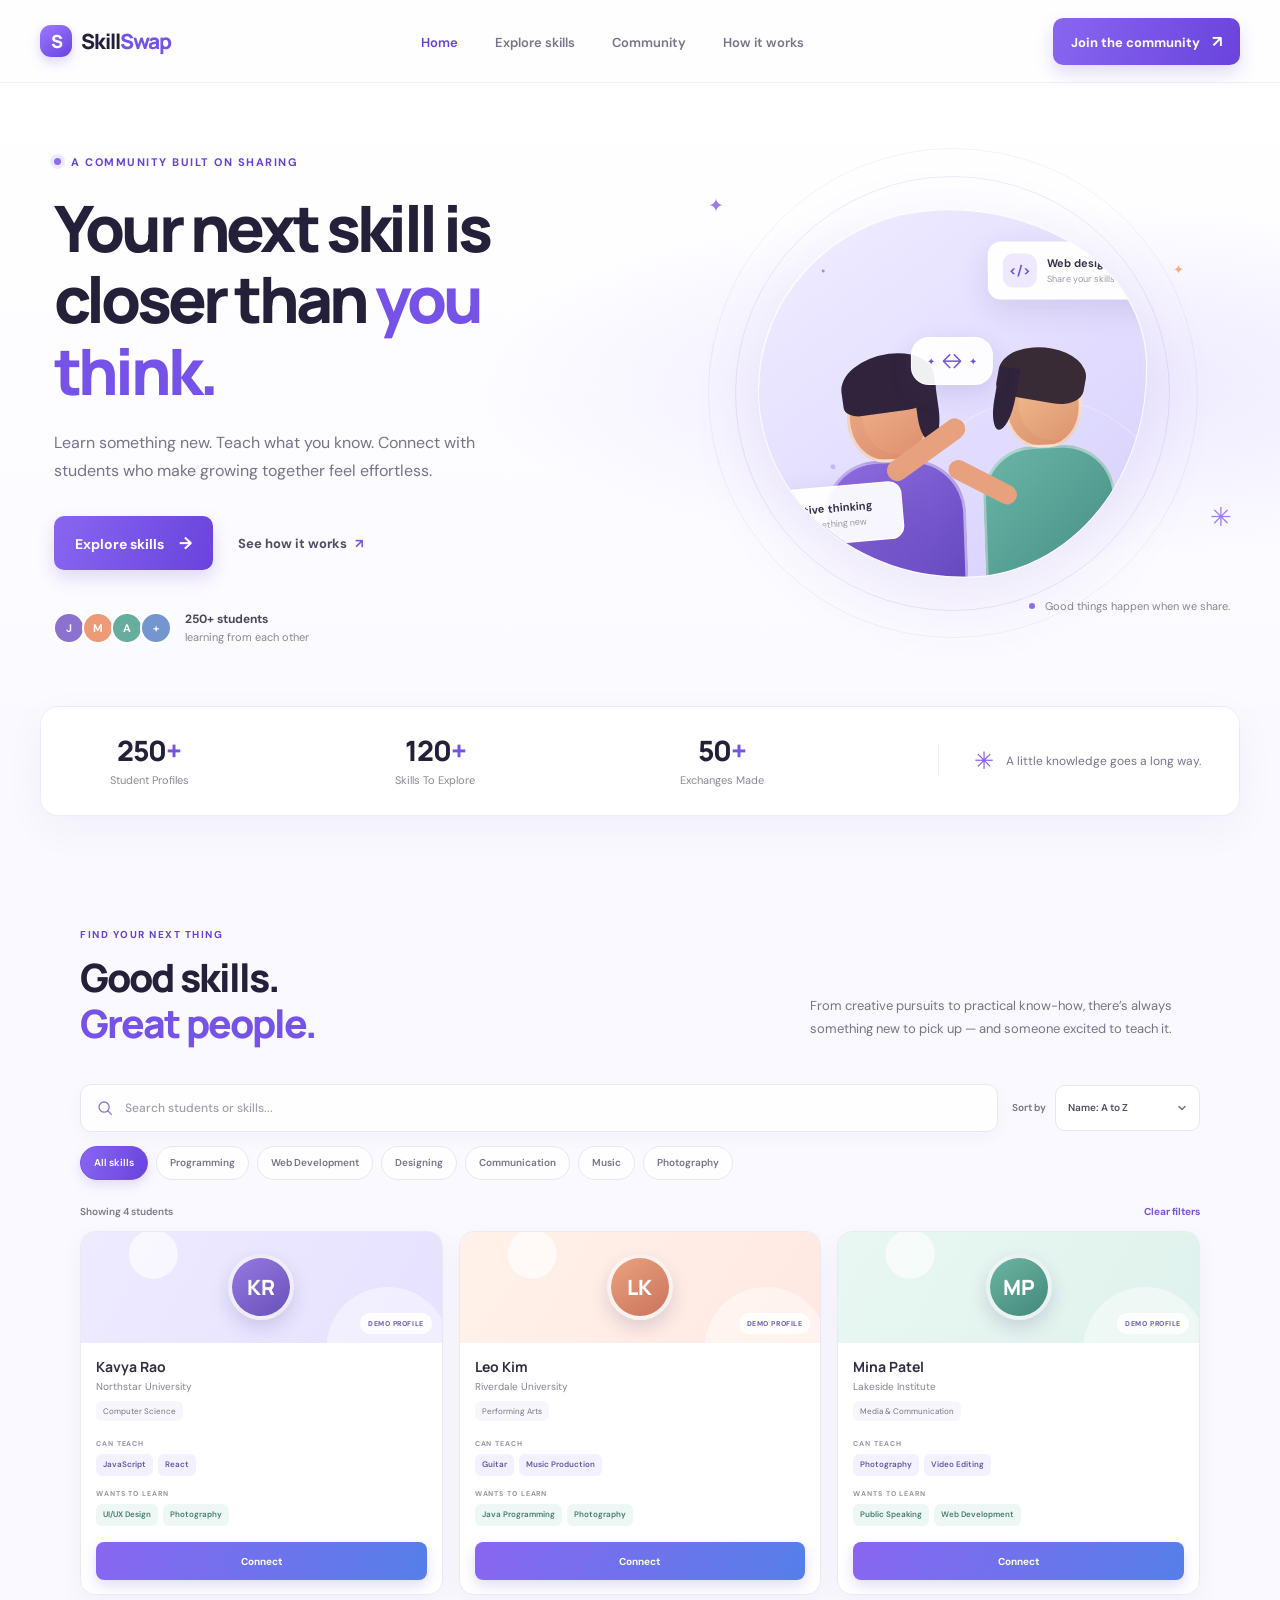
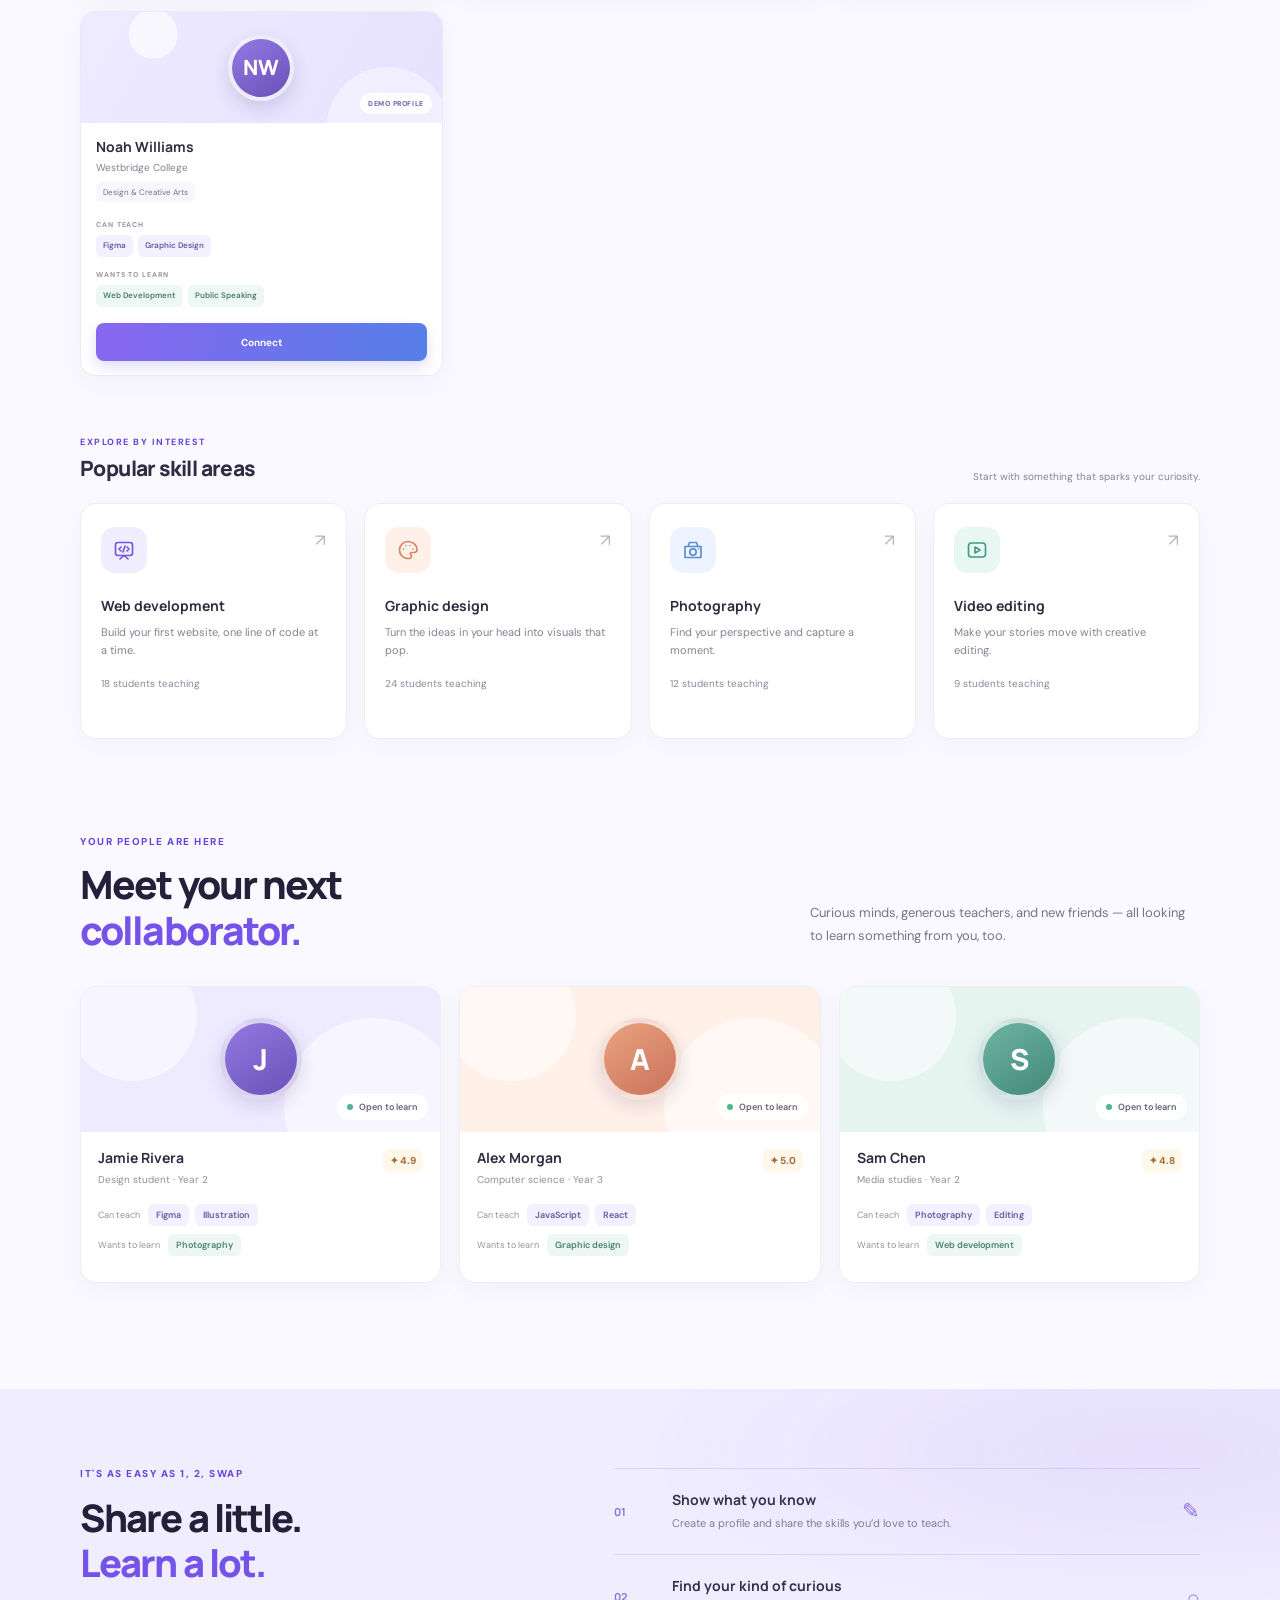
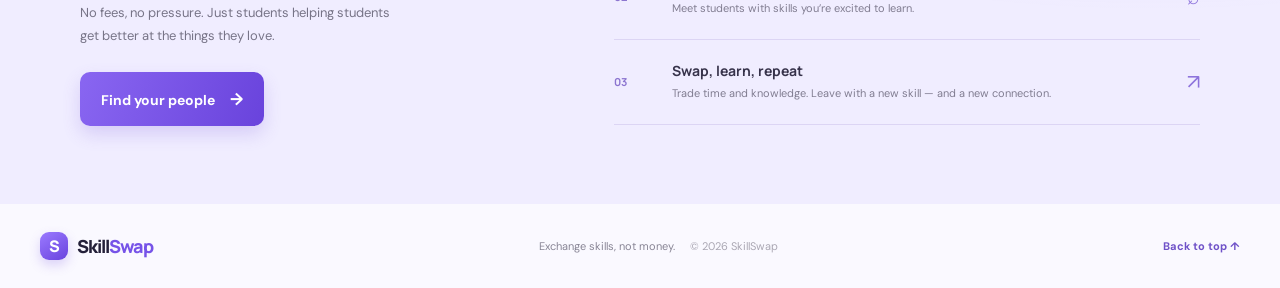
<file: index.html>
<!DOCTYPE html>
<html lang="en">
<head>
    <meta charset="UTF-8">
    <meta name="viewport" content="width=device-width, initial-scale=1.0">
    <meta name="theme-color" content="#faf9ff">
    <meta name="description" content="Learn something new and share what you know with SkillSwap, the student-powered skill exchange community.">
    <title>SkillSwap — Trade skills, grow together</title>
    <link rel="preconnect" href="https://fonts.googleapis.com">
    <link rel="preconnect" href="https://fonts.gstatic.com" crossorigin>
    <link href="https://fonts.googleapis.com/css2?family=DM+Sans:wght@400;500;600;700&family=Manrope:wght@400;500;600;700;800&display=swap" rel="stylesheet">
    <link rel="stylesheet" href="style.css">
</head>
<body>
    <header class="site-header">
        <nav class="navbar" aria-label="Main navigation">
            <a class="logo" href="#home" aria-label="SkillSwap home">
                <span class="logo-mark" aria-hidden="true">S</span>
                Skill<span>Swap</span>
            </a>
            <ul class="nav-links">
                <li><a class="active" href="#home">Home</a></li>
                <li><a href="#skills">Explore skills</a></li>
                <li><a href="#students">Community</a></li>
                <li><a href="#about">How it works</a></li>
            </ul>
            <a class="nav-btn" href="register.html">Join the community <span aria-hidden="true">↗</span></a>
        </nav>
    </header>

    <main>
        <section class="hero" id="home">
            <div class="hero-inner">
                <div class="hero-content">
                    <div class="eyebrow"><span class="eyebrow-dot"></span> A community built on sharing</div>
                    <h1>Your next skill is<br>closer than <span>you think.</span></h1>
                    <p class="hero-copy">Learn something new. Teach what you know. Connect with students who make growing together feel effortless.</p>
                    <div class="hero-actions">
                        <button class="primary-btn" onclick="exploreSkills()">Explore skills <span aria-hidden="true">→</span></button>
                        <a class="text-link" href="#about">See how it works <span aria-hidden="true">↗</span></a>
                    </div>
                    <div class="hero-proof">
                        <div class="proof-avatars" aria-hidden="true">
                            <span class="proof-avatar avatar-lilac">J</span>
                            <span class="proof-avatar avatar-peach">M</span>
                            <span class="proof-avatar avatar-mint">A</span>
                            <span class="proof-avatar avatar-blue">+</span>
                        </div>
                        <p><strong>250+ students</strong><br>learning from each other</p>
                    </div>
                </div>

                <div class="hero-art" aria-label="Illustration of students sharing their skills">
                    <div class="art-orbit orbit-one"></div>
                    <div class="art-orbit orbit-two"></div>
                    <div class="art-sparkle sparkle-one">✦</div>
                    <div class="art-sparkle sparkle-two">✳</div>
                    <div class="art-sparkle sparkle-three">✦</div>
                    <div class="art-disc">
                        <div class="art-person person-left">
                            <div class="person-head"></div>
                            <div class="person-hair"></div>
                            <div class="person-body"></div>
                            <div class="person-arm"></div>
                        </div>
                        <div class="art-person person-right">
                            <div class="person-head"></div>
                            <div class="person-hair"></div>
                            <div class="person-body"></div>
                            <div class="person-arm"></div>
                        </div>
                        <div class="exchange-bubble"><span>✦</span><span>↔</span><span>✦</span></div>
                        <div class="floating-note note-top"><span class="note-icon note-code">&lt;/&gt;</span><span><b>Web design</b><small>Share your skills</small></span></div>
                        <div class="floating-note note-bottom"><span class="note-icon note-art">✎</span><span><b>Creative thinking</b><small>Learn something new</small></span></div>
                    </div>
                    <div class="art-caption"><span class="caption-dot"></span> Good things happen when we share.</div>
                </div>
            </div>
        </section>

        <section class="stats" aria-label="SkillSwap community stats">
            <div class="stat-item"><h2>250<span>+</span></h2><p>student profiles</p></div>
            <div class="stat-item"><h2>120<span>+</span></h2><p>skills to explore</p></div>
            <div class="stat-item"><h2>50<span>+</span></h2><p>exchanges made</p></div>
            <div class="stat-note"><span class="stat-note-icon">✳</span><p>A little knowledge goes a long way.</p></div>
        </section>

        <section class="skills section-wrap" id="skills">
            <div class="section-heading">
                <div>
                    <span class="section-kicker">Find your next thing</span>
                    <h2>Good skills.<br><span>Great people.</span></h2>
                </div>
                <p>From creative pursuits to practical know-how, there’s always something new to pick up — and someone excited to teach it.</p>
            </div>

            <div class="explore-toolbar">
                <label class="explore-search" for="explore-search">
                    <svg viewBox="0 0 24 24" fill="none" aria-hidden="true"><circle cx="10.8" cy="10.8" r="6.8"></circle><path d="m16 16 4.5 4.5"></path></svg>
                    <input id="explore-search" type="search" placeholder="Search students or skills..." autocomplete="off">
                </label>
                <label class="explore-sort-label" for="explore-sort">Sort by
                    <select id="explore-sort">
                        <option value="name-asc">Name: A to Z</option>
                        <option value="name-desc">Name: Z to A</option>
                        <option value="skill-asc">Skill: A to Z</option>
                        <option value="skill-desc">Skill: Z to A</option>
                    </select>
                </label>
            </div>
            <div class="explore-categories" role="group" aria-label="Filter students by skill category">
                <button class="category-filter active" type="button" data-skill-category="all" aria-pressed="true">All skills</button>
                <button class="category-filter" type="button" data-skill-category="Programming" aria-pressed="false">Programming</button>
                <button class="category-filter" type="button" data-skill-category="Web Development" aria-pressed="false">Web Development</button>
                <button class="category-filter" type="button" data-skill-category="Designing" aria-pressed="false">Designing</button>
                <button class="category-filter" type="button" data-skill-category="Communication" aria-pressed="false">Communication</button>
                <button class="category-filter" type="button" data-skill-category="Music" aria-pressed="false">Music</button>
                <button class="category-filter" type="button" data-skill-category="Photography" aria-pressed="false">Photography</button>
            </div>
            <div class="explore-results-heading">
                <p id="explore-result-count" aria-live="polite"></p>
                <button class="explore-clear" id="explore-clear" type="button">Clear filters</button>
            </div>
            <div class="explore-student-grid" id="explore-students" aria-live="polite"></div>
            <div class="explore-empty" id="explore-empty" hidden>
                <span class="explore-empty-icon" aria-hidden="true">⌕</span>
                <div><h3>No students found just yet</h3><p id="explore-empty-copy">Try another search or choose a different category.</p></div>
                <button type="button" class="explore-empty-reset" id="explore-empty-reset">Clear search and filters</button>
            </div>
            <div class="explore-status" id="explore-status" role="status" aria-live="polite" hidden></div>

            <div class="popular-skills-heading">
                <div><span class="section-kicker">Explore by interest</span><h3>Popular skill areas</h3></div>
                <p>Start with something that sparks your curiosity.</p>
            </div>
            <div class="skill-container">
                <article class="skill-card skill-purple">
                    <div class="skill-icon" aria-hidden="true">
                        <svg viewBox="0 0 24 24" fill="none"><rect x="3.5" y="4.5" width="17" height="13" rx="2.5"></rect><path d="m8 21 4-3.5 4 3.5M9 9l-2 2 2 2m6-4 2 2-2 2m-2-5-2 6"></path></svg>
                    </div>
                    <span class="card-arrow" aria-hidden="true">↗</span>
                    <h3>Web development</h3>
                    <p>Build your first website, one line of code at a time.</p>
                    <span class="skill-count">18 students teaching</span>
                </article>
                <article class="skill-card skill-peach">
                    <div class="skill-icon" aria-hidden="true">
                        <svg viewBox="0 0 24 24" fill="none"><path d="M12 3.5a8.5 8.5 0 1 0 0 17h1.2a2.3 2.3 0 0 0 1.5-4c-.8-.7-.3-2 1-2H18a3 3 0 0 0 3-3c0-4.4-4-8-9-8Z"></path><path d="M7.5 11h.01M10 7.5h.01m4 0h.01m3 3.5h.01"></path></svg>
                    </div>
                    <span class="card-arrow" aria-hidden="true">↗</span>
                    <h3>Graphic design</h3>
                    <p>Turn the ideas in your head into visuals that pop.</p>
                    <span class="skill-count">24 students teaching</span>
                </article>
                <article class="skill-card skill-blue">
                    <div class="skill-icon" aria-hidden="true">
                        <svg viewBox="0 0 24 24" fill="none"><path d="M4 8.5h16v11H4zM7 8.5l1.5-4h7L17 8.5"></path><circle cx="12" cy="14" r="3.2"></circle><path d="M17.5 11h.01"></path></svg>
                    </div>
                    <span class="card-arrow" aria-hidden="true">↗</span>
                    <h3>Photography</h3>
                    <p>Find your perspective and capture a moment.</p>
                    <span class="skill-count">12 students teaching</span>
                </article>
                <article class="skill-card skill-mint">
                    <div class="skill-icon" aria-hidden="true">
                        <svg viewBox="0 0 24 24" fill="none"><rect x="3.5" y="5" width="17" height="14" rx="3"></rect><path d="m10 9 5 3-5 3V9Z"></path></svg>
                    </div>
                    <span class="card-arrow" aria-hidden="true">↗</span>
                    <h3>Video editing</h3>
                    <p>Make your stories move with creative editing.</p>
                    <span class="skill-count">9 students teaching</span>
                </article>
            </div>
        </section>

        <section class="students section-wrap" id="students">
            <div class="section-heading students-heading">
                <div>
                    <span class="section-kicker">Your people are here</span>
                    <h2>Meet your next<br><span>collaborator.</span></h2>
                </div>
                <p>Curious minds, generous teachers, and new friends — all looking to learn something from you, too.</p>
            </div>
            <div class="student-grid">
                <article class="student-card">
                    <div class="student-card-top profile-lilac">
                        <span class="profile-shape shape-one"></span><span class="profile-shape shape-two"></span>
                        <div class="student-avatar student-jamie">J</div>
                        <span class="online-status"><i></i> Open to learn</span>
                    </div>
                    <div class="student-info">
                        <div class="student-name"><div><h3>Jamie Rivera</h3><span class="student-location">Design student · Year 2</span></div><span class="profile-rating">✦ 4.9</span></div>
                        <div class="skill-tags"><span>Can teach</span><b>Figma</b><b>Illustration</b></div>
                        <div class="skill-tags learning-tags"><span>Wants to learn</span><b>Photography</b></div>
                    </div>
                </article>
                <article class="student-card">
                    <div class="student-card-top profile-peach">
                        <span class="profile-shape shape-one"></span><span class="profile-shape shape-two"></span>
                        <div class="student-avatar student-alex">A</div>
                        <span class="online-status"><i></i> Open to learn</span>
                    </div>
                    <div class="student-info">
                        <div class="student-name"><div><h3>Alex Morgan</h3><span class="student-location">Computer science · Year 3</span></div><span class="profile-rating">✦ 5.0</span></div>
                        <div class="skill-tags"><span>Can teach</span><b>JavaScript</b><b>React</b></div>
                        <div class="skill-tags learning-tags"><span>Wants to learn</span><b>Graphic design</b></div>
                    </div>
                </article>
                <article class="student-card">
                    <div class="student-card-top profile-mint">
                        <span class="profile-shape shape-one"></span><span class="profile-shape shape-two"></span>
                        <div class="student-avatar student-sam">S</div>
                        <span class="online-status"><i></i> Open to learn</span>
                    </div>
                    <div class="student-info">
                        <div class="student-name"><div><h3>Sam Chen</h3><span class="student-location">Media studies · Year 2</span></div><span class="profile-rating">✦ 4.8</span></div>
                        <div class="skill-tags"><span>Can teach</span><b>Photography</b><b>Editing</b></div>
                        <div class="skill-tags learning-tags"><span>Wants to learn</span><b>Web development</b></div>
                    </div>
                </article>
            </div>
        </section>

        <section class="about" id="about">
            <div class="about-inner">
                <div class="about-intro">
                    <span class="section-kicker">It's as easy as 1, 2, swap</span>
                    <h2>Share a little.<br><span>Learn a lot.</span></h2>
                    <p>No fees, no pressure. Just students helping students get better at the things they love.</p>
                    <button class="primary-btn" onclick="joinNow()">Find your people <span aria-hidden="true">→</span></button>
                </div>
                <div class="steps">
                    <article class="step"><span class="step-number">01</span><div><h3>Show what you know</h3><p>Create a profile and share the skills you’d love to teach.</p></div><span class="step-symbol">✎</span></article>
                    <article class="step"><span class="step-number">02</span><div><h3>Find your kind of curious</h3><p>Meet students with skills you’re excited to learn.</p></div><span class="step-symbol">⌕</span></article>
                    <article class="step"><span class="step-number">03</span><div><h3>Swap, learn, repeat</h3><p>Trade time and knowledge. Leave with a new skill — and a new connection.</p></div><span class="step-symbol">↗</span></article>
                </div>
            </div>
        </section>
    </main>

    <footer class="site-footer">
        <a class="logo footer-logo" href="#home"><span class="logo-mark" aria-hidden="true">S</span>Skill<span>Swap</span></a>
        <p>Exchange skills, not money. <span>© 2026 SkillSwap</span></p>
        <a class="back-to-top" href="#home">Back to top ↑</a>
    </footer>

    <script src="script.js"></script>
</body>
</html>
</file>
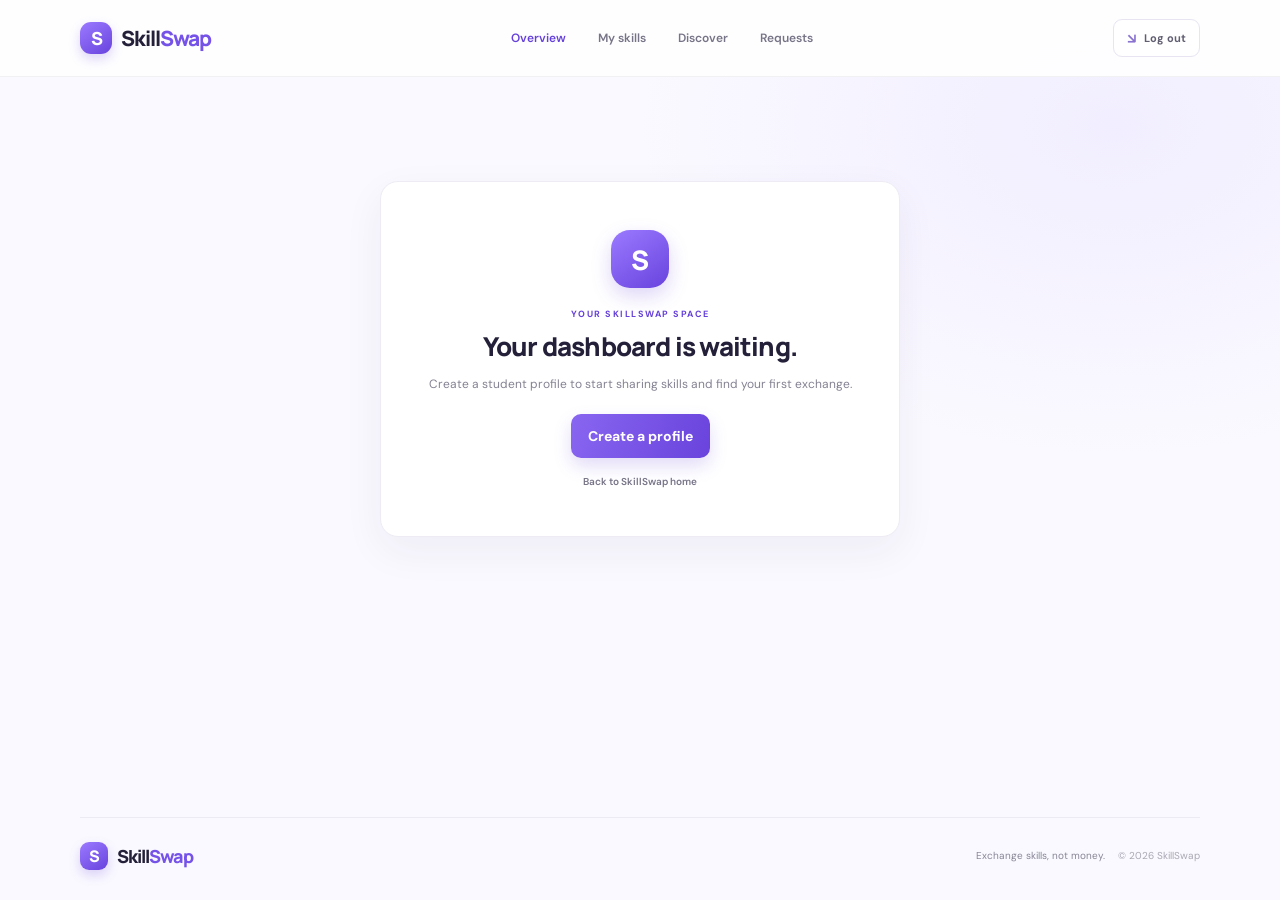
<file: dashboard.html>
<!DOCTYPE html>
<html lang="en">
<head>
    <meta charset="UTF-8">
    <meta name="viewport" content="width=device-width, initial-scale=1.0">
    <meta name="theme-color" content="#faf9ff">
    <meta name="description" content="Your SkillSwap student dashboard: manage your skills and find your next exchange.">
    <title>Your dashboard — SkillSwap</title>
    <link rel="preconnect" href="https://fonts.googleapis.com">
    <link rel="preconnect" href="https://fonts.gstatic.com" crossorigin>
    <link href="https://fonts.googleapis.com/css2?family=DM+Sans:wght@400;500;600;700&family=Manrope:wght@400;500;600;700;800&display=swap" rel="stylesheet">
    <link rel="stylesheet" href="style.css">
</head>
<body class="dashboard-page">
    <header class="site-header">
        <nav class="navbar dashboard-navbar" aria-label="Dashboard navigation">
            <a class="logo" href="index.html" aria-label="SkillSwap home">
                <span class="logo-mark" aria-hidden="true">S</span>
                Skill<span>Swap</span>
            </a>
            <div class="dashboard-nav-links">
                <a class="active" href="#overview">Overview</a>
                <a href="#my-skills">My skills</a>
                <a href="#discover">Discover</a>
                <a href="requests.html">Requests</a>
            </div>
            <button class="dashboard-logout" id="logout-button" type="button"><span aria-hidden="true">↗</span> Log out</button>
        </nav>
    </header>

    <main class="dashboard-shell">
        <div class="dashboard-alert" id="dashboard-alert" role="alert" hidden></div>

        <section class="dashboard-empty" id="dashboard-empty" aria-live="polite" hidden>
            <div class="empty-mark" aria-hidden="true">S</div>
            <span class="section-kicker">Your SkillSwap space</span>
            <h1 id="empty-title">Your dashboard is waiting.</h1>
            <p id="empty-copy">Create a student profile to start sharing skills and find your first exchange.</p>
            <a class="primary-btn" id="empty-action" href="register.html">Create a profile <span aria-hidden="true">→</span></a>
            <a class="empty-home-link" href="index.html">Back to SkillSwap home</a>
        </section>

        <div id="dashboard-content" hidden>
            <section class="dashboard-welcome" id="overview">
                <div class="welcome-copy">
                    <span class="section-kicker">YOUR STUDENT DASHBOARD</span>
                    <h1>Welcome back,<br><span id="student-name">student</span><span class="welcome-period">.</span></h1>
                    <p class="welcome-school"><span class="school-icon" aria-hidden="true">⌂</span><span id="student-college"></span><span class="school-divider">·</span><span id="student-department"></span></p>
                    <a class="welcome-explore-link" href="#discover">Find your next skill swap <span aria-hidden="true">→</span></a>
                </div>
                <div class="welcome-profile" aria-label="Your profile picture">
                    <div class="welcome-avatar">
                        <span id="student-initials" aria-hidden="true"></span>
                        <img id="student-picture" alt="">
                    </div>
                    <span class="welcome-sparkle" aria-hidden="true">✦</span>
                    <div class="welcome-caption"><span></span> Your profile is ready</div>
                </div>
            </section>

            <section class="dashboard-metrics" aria-label="Your dashboard summary">
                <article class="dashboard-metric">
                    <span class="metric-icon metric-purple" aria-hidden="true">✳</span>
                    <div><strong id="teach-count">0</strong><span>skills to share</span></div>
                </article>
                <article class="dashboard-metric">
                    <span class="metric-icon metric-peach" aria-hidden="true">⌕</span>
                    <div><strong id="learn-count">0</strong><span>skills to discover</span></div>
                </article>
                <article class="dashboard-metric">
                    <span class="metric-icon metric-mint" aria-hidden="true">↗</span>
                    <div><strong id="request-count">0</strong><span>requests sent</span></div>
                </article>
            </section>

            <section class="dashboard-section" id="my-skills">
                <div class="dashboard-section-heading">
                    <div><span class="section-kicker">A little give, a lot to gain</span><h2>Your skill exchange</h2></div>
                    <a href="register.html" class="dashboard-edit-link">Update profile <span aria-hidden="true">↗</span></a>
                </div>
                <div class="my-skills-grid">
                    <article class="my-skill-panel teach-panel">
                        <div class="skill-panel-heading"><span class="skill-panel-icon" aria-hidden="true">↗</span><div><h3>Skills I can teach</h3><p>Things you’re happy to share</p></div></div>
                        <div class="dashboard-skill-list" id="teach-skills"></div>
                    </article>
                    <article class="my-skill-panel learn-panel">
                        <div class="skill-panel-heading"><span class="skill-panel-icon" aria-hidden="true">✦</span><div><h3>Skills I want to learn</h3><p>Things you’re curious about</p></div></div>
                        <div class="dashboard-skill-list" id="learn-skills"></div>
                    </article>
                </div>
            </section>

            <section class="dashboard-section recommendations-section" id="discover">
                <div class="dashboard-section-heading">
                    <div><span class="section-kicker">Made for your curiosity</span><h2>People you might click with</h2></div>
                    <span class="recommendation-count" id="recommendation-count"></span>
                </div>
                <div class="recommendation-grid" id="recommendations"></div>
                <div class="recommendation-empty" id="recommendation-empty" hidden>
                    <span aria-hidden="true">✳</span>
                    <div><strong>Your community is just getting started.</strong><p>When other students join SkillSwap, you’ll find their profiles here.</p></div>
                    <a href="register.html">Invite a friend <span aria-hidden="true">→</span></a>
                </div>
            </section>
        </div>
    </main>

    <footer class="register-footer dashboard-footer">
        <a class="logo footer-logo" href="index.html"><span class="logo-mark" aria-hidden="true">S</span>Skill<span>Swap</span></a>
        <p>Exchange skills, not money. <span>© 2026 SkillSwap</span></p>
    </footer>

    <script src="dashboard.js"></script>
</body>
</html>
</file>
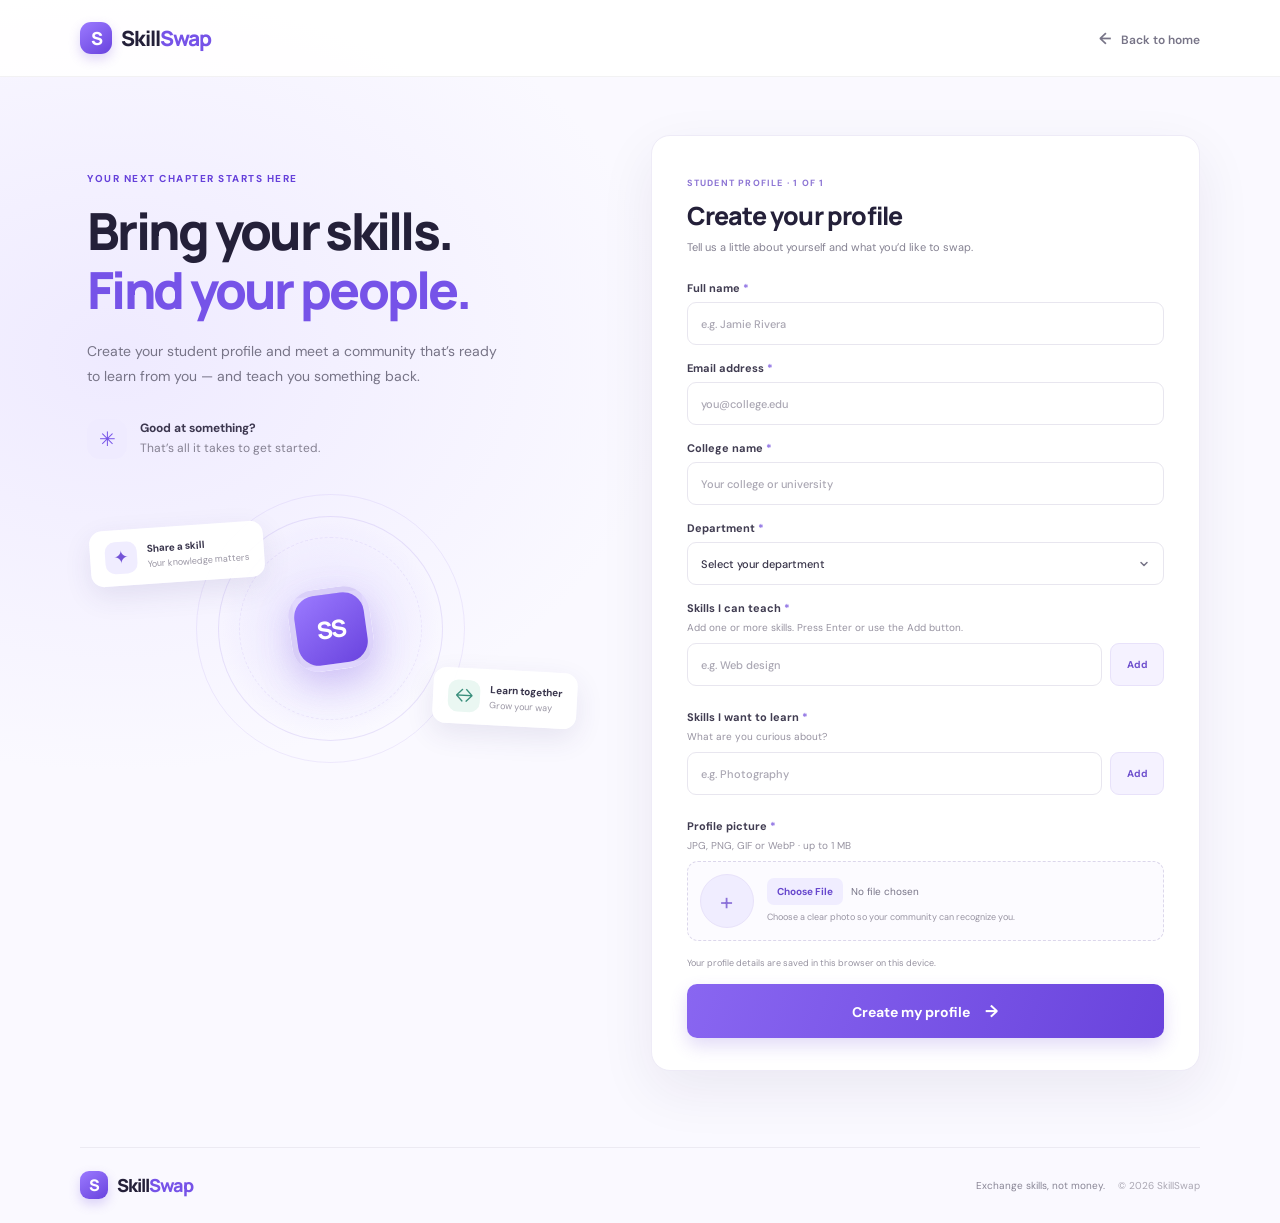
<file: register.html>
<!DOCTYPE html>
<html lang="en">
<head>
    <meta charset="UTF-8">
    <meta name="viewport" content="width=device-width, initial-scale=1.0">
    <meta name="theme-color" content="#faf9ff">
    <meta name="description" content="Create your SkillSwap student profile and start sharing skills with your community.">
    <title>Join SkillSwap — Create your profile</title>
    <link rel="preconnect" href="https://fonts.googleapis.com">
    <link rel="preconnect" href="https://fonts.gstatic.com" crossorigin>
    <link href="https://fonts.googleapis.com/css2?family=DM+Sans:wght@400;500;600;700&family=Manrope:wght@400;500;600;700;800&display=swap" rel="stylesheet">
    <link rel="stylesheet" href="style.css">
</head>
<body class="register-page">
    <header class="site-header">
        <nav class="navbar register-navbar" aria-label="Main navigation">
            <a class="logo" href="index.html" aria-label="SkillSwap home">
                <span class="logo-mark" aria-hidden="true">S</span>
                Skill<span>Swap</span>
            </a>
            <a class="register-back-link" href="index.html"><span aria-hidden="true">←</span> Back to home</a>
        </nav>
    </header>

    <main class="register-main">
        <section class="register-intro">
            <span class="section-kicker">Your next chapter starts here</span>
            <h1>Bring your skills.<br><span>Find your people.</span></h1>
            <p>Create your student profile and meet a community that’s ready to learn from you — and teach you something back.</p>
            <div class="register-note">
                <span class="register-note-icon" aria-hidden="true">✳</span>
                <div><strong>Good at something?</strong><br><span>That’s all it takes to get started.</span></div>
            </div>
            <div class="register-art" aria-hidden="true">
                <div class="register-art-orbit"></div>
                <div class="register-art-card register-art-card-one"><span>✦</span><div><b>Share a skill</b><small>Your knowledge matters</small></div></div>
                <div class="register-art-card register-art-card-two"><span>↔</span><div><b>Learn together</b><small>Grow your way</small></div></div>
                <div class="register-art-center"><span>SS</span></div>
            </div>
        </section>

        <section class="register-panel" aria-labelledby="register-title">
            <div class="register-panel-heading">
                <span class="register-step-label">STUDENT PROFILE · 1 OF 1</span>
                <h2 id="register-title">Create your profile</h2>
                <p>Tell us a little about yourself and what you’d like to swap.</p>
            </div>

            <div class="register-feedback register-success" id="register-success" role="status" aria-live="polite" hidden>
                <span class="feedback-icon" aria-hidden="true">✓</span>
                <div><strong>You’re on the list!</strong><p>Your SkillSwap profile was saved on this device.</p><a class="register-dashboard-link" href="dashboard.html">Go to your dashboard →</a></div>
            </div>
            <div class="register-feedback register-error" id="register-error" role="alert" hidden></div>

            <form id="registration-form" novalidate>
                <div class="register-field">
                    <label for="full-name">Full name <span>*</span></label>
                    <input id="full-name" name="fullName" type="text" autocomplete="name" placeholder="e.g. Jamie Rivera" maxlength="80" required>
                </div>

                <div class="register-field">
                    <label for="email">Email address <span>*</span></label>
                    <input id="email" name="email" type="email" autocomplete="email" placeholder="you@college.edu" maxlength="254" required>
                </div>

                <div class="register-field">
                    <label for="college">College name <span>*</span></label>
                    <input id="college" name="college" type="text" autocomplete="organization" placeholder="Your college or university" maxlength="120" required>
                </div>

                <div class="register-field">
                    <label for="department">Department <span>*</span></label>
                    <select id="department" name="department" required>
                        <option value="" selected disabled>Select your department</option>
                        <option>Arts &amp; Humanities</option>
                        <option>Business &amp; Management</option>
                        <option>Computer Science &amp; IT</option>
                        <option>Design &amp; Creative Arts</option>
                        <option>Education</option>
                        <option>Engineering</option>
                        <option>Health &amp; Life Sciences</option>
                        <option>Law</option>
                        <option>Media &amp; Communication</option>
                        <option>Natural Sciences</option>
                        <option>Social Sciences</option>
                        <option>Other</option>
                    </select>
                </div>

                <fieldset class="register-field skill-field">
                    <legend>Skills I can teach <span>*</span></legend>
                    <p class="field-hint">Add one or more skills. Press Enter or use the Add button.</p>
                    <div class="skill-entry">
                        <input id="teach-input" type="text" placeholder="e.g. Web design" maxlength="40" aria-label="Enter a skill you can teach" aria-describedby="teach-hint teach-error" autocomplete="off">
                        <button class="skill-add-btn" type="button" data-add-skill="teach">Add</button>
                    </div>
                    <div class="skill-chip-list" id="teach-list" aria-label="Skills you can teach"></div>
                    <span class="field-validation" id="teach-error"></span>
                    <span class="visually-hidden" id="teach-hint">Type a skill and press Enter or Add to select it.</span>
                </fieldset>

                <fieldset class="register-field skill-field">
                    <legend>Skills I want to learn <span>*</span></legend>
                    <p class="field-hint">What are you curious about?</p>
                    <div class="skill-entry">
                        <input id="learn-input" type="text" placeholder="e.g. Photography" maxlength="40" aria-label="Enter a skill you want to learn" aria-describedby="learn-hint learn-error" autocomplete="off">
                        <button class="skill-add-btn" type="button" data-add-skill="learn">Add</button>
                    </div>
                    <div class="skill-chip-list" id="learn-list" aria-label="Skills you want to learn"></div>
                    <span class="field-validation" id="learn-error"></span>
                    <span class="visually-hidden" id="learn-hint">Type a skill and press Enter or Add to select it.</span>
                </fieldset>

                <div class="register-field picture-field">
                    <label for="profile-picture">Profile picture <span>*</span></label>
                    <p class="field-hint">JPG, PNG, GIF or WebP · up to 1 MB</p>
                    <div class="picture-upload">
                        <div class="picture-preview" id="picture-preview" aria-hidden="true">
                            <span id="picture-placeholder">+</span>
                            <img id="picture-image" alt="" hidden>
                        </div>
                        <div class="picture-input-wrap">
                            <input id="profile-picture" name="profilePicture" type="file" accept="image/jpeg,image/png,image/gif,image/webp" required aria-describedby="picture-hint">
                            <span class="visually-hidden" id="picture-hint">Choose an image file no larger than 1 megabyte.</span>
                            <span class="picture-caption">Choose a clear photo so your community can recognize you.</span>
                        </div>
                    </div>
                </div>

                <p class="register-privacy">Your profile details are saved in this browser on this device.</p>
                <button class="primary-btn register-submit" type="submit">Create my profile <span aria-hidden="true">→</span></button>
            </form>
        </section>
    </main>

    <footer class="register-footer">
        <a class="logo footer-logo" href="index.html"><span class="logo-mark" aria-hidden="true">S</span>Skill<span>Swap</span></a>
        <p>Exchange skills, not money. <span>© 2026 SkillSwap</span></p>
    </footer>

    <script src="register.js"></script>
</body>
</html>
</file>
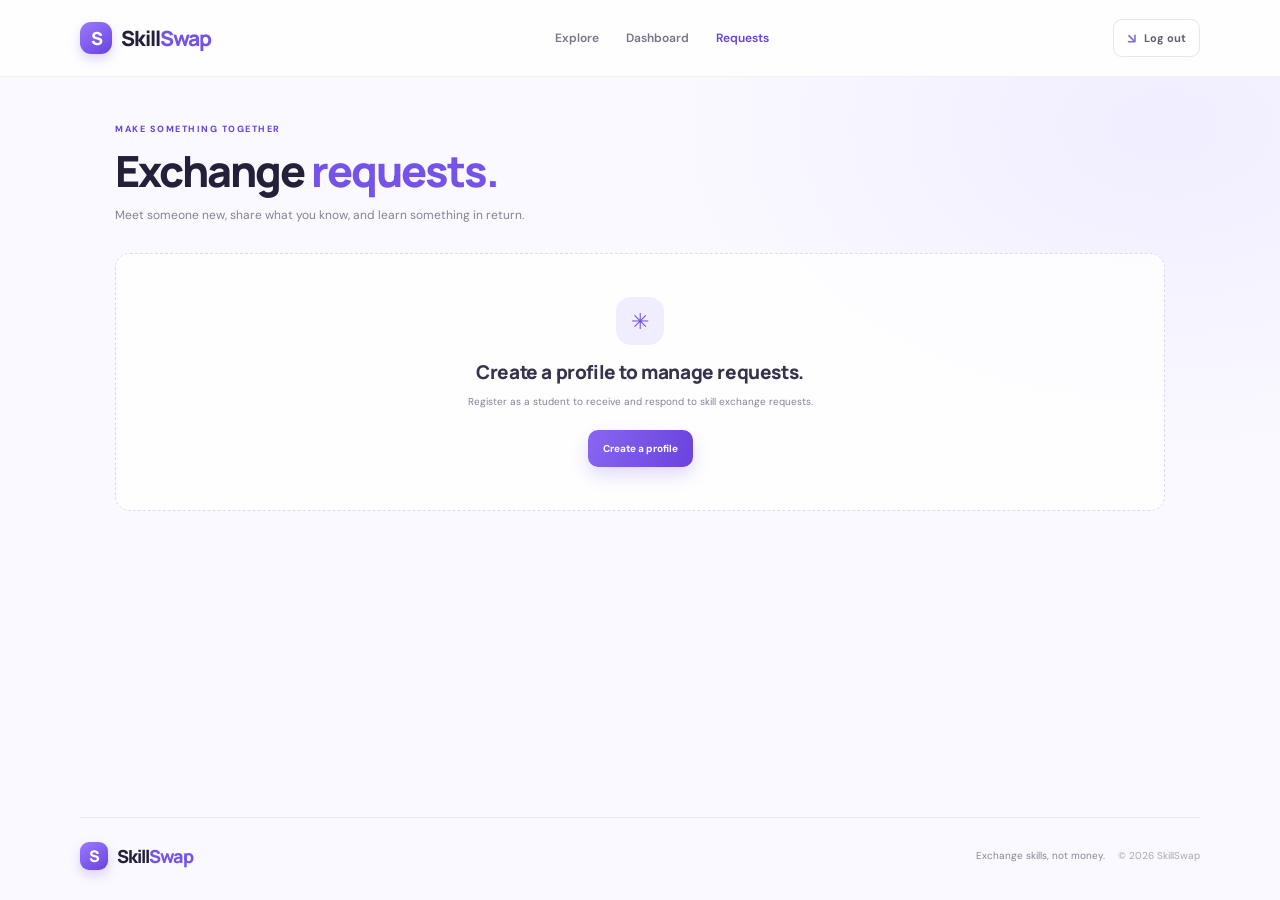
<file: requests.html>
<!DOCTYPE html>
<html lang="en">
<head>
    <meta charset="UTF-8">
    <meta name="viewport" content="width=device-width, initial-scale=1.0">
    <meta name="theme-color" content="#faf9ff">
    <meta name="description" content="Review and manage your SkillSwap exchange requests.">
    <title>Exchange requests — SkillSwap</title>
    <link rel="preconnect" href="https://fonts.googleapis.com">
    <link rel="preconnect" href="https://fonts.gstatic.com" crossorigin>
    <link href="https://fonts.googleapis.com/css2?family=DM+Sans:wght@400;500;600;700&family=Manrope:wght@400;500;600;700;800&display=swap" rel="stylesheet">
    <link rel="stylesheet" href="style.css">
</head>
<body class="requests-page">
    <header class="site-header">
        <nav class="navbar dashboard-navbar requests-navbar" aria-label="Requests navigation">
            <a class="logo" href="index.html" aria-label="SkillSwap home">
                <span class="logo-mark" aria-hidden="true">S</span>
                Skill<span>Swap</span>
            </a>
            <div class="dashboard-nav-links">
                <a href="index.html#skills">Explore</a>
                <a href="dashboard.html">Dashboard</a>
                <a class="active" href="requests.html" aria-current="page">Requests</a>
            </div>
            <button class="dashboard-logout" id="requests-logout" type="button"><span aria-hidden="true">↗</span> Log out</button>
        </nav>
    </header>

    <main class="requests-shell">
        <div class="requests-alert" id="requests-alert" role="alert" hidden></div>
        <div class="requests-notice" id="requests-notice" role="status" aria-live="polite" hidden></div>

        <section class="requests-heading">
            <div>
                <span class="section-kicker">MAKE SOMETHING TOGETHER</span>
                <h1>Exchange <span>requests.</span></h1>
                <p>Meet someone new, share what you know, and learn something in return.</p>
            </div>
            <div class="requests-user-chip" id="requests-user-chip" hidden>
                <span class="requests-user-dot"></span>
                <span>Requests for <strong id="requests-user-name"></strong></span>
            </div>
        </section>

        <section class="request-overview" aria-label="Request summary">
            <div class="request-overview-copy">
                <span class="request-overview-icon" aria-hidden="true">✦</span>
                <div><strong id="request-overview-count">0</strong><span>requests in your inbox</span></div>
            </div>
            <a href="index.html#skills" class="request-explore-link">Explore more skills <span aria-hidden="true">→</span></a>
        </section>

        <section class="request-management" aria-label="Manage exchange requests">
            <div class="request-toolbar">
                <div class="request-filter-tabs" role="group" aria-label="Filter requests by status">
                    <button class="request-filter active" type="button" data-request-filter="all" aria-pressed="true">All requests <span id="request-count-all">0</span></button>
                    <button class="request-filter" type="button" data-request-filter="pending" aria-pressed="false">Pending <span id="request-count-pending">0</span></button>
                    <button class="request-filter" type="button" data-request-filter="accepted" aria-pressed="false">Accepted <span id="request-count-accepted">0</span></button>
                    <button class="request-filter" type="button" data-request-filter="rejected" aria-pressed="false">Rejected <span id="request-count-rejected">0</span></button>
                </div>
                <p class="request-showing" id="request-showing" aria-live="polite"></p>
            </div>

            <div class="request-list" id="request-list" aria-live="polite"></div>
        </section>
        <section class="requests-empty" id="requests-empty" aria-live="polite" hidden>
            <div class="requests-empty-mark" aria-hidden="true">✳</div>
            <h2 id="requests-empty-title">You’re all caught up.</h2>
            <p id="requests-empty-copy">When someone wants to swap skills with you, their request will show up here.</p>
            <a class="primary-btn" id="requests-empty-action" href="index.html#skills">Explore skills <span aria-hidden="true">→</span></a>
        </section>
    </main>

    <footer class="register-footer dashboard-footer">
        <a class="logo footer-logo" href="index.html"><span class="logo-mark" aria-hidden="true">S</span>Skill<span>Swap</span></a>
        <p>Exchange skills, not money. <span>© 2026 SkillSwap</span></p>
    </footer>

    <script src="requests.js"></script>
</body>
</html>
</file>
<file: style.css>
:root {
    --ink: #242039;
    --muted: #777487;
    --purple: #7653e8;
    --purple-dark: #6540da;
    --lavender: #f0edff;
    --line: #eeedf3;
    --paper: #fff;
    --canvas: #faf9ff;
    --font-body: "DM Sans", Arial, sans-serif;
    --font-display: "Manrope", "DM Sans", Arial, sans-serif;
}

* {
    margin: 0;
    padding: 0;
    box-sizing: border-box;
}

html {
    scroll-behavior: smooth;
    scroll-padding-top: 90px;
}

body {
    font-family: var(--font-body);
    color: var(--ink);
    background: var(--canvas);
    -webkit-font-smoothing: antialiased;
}

button,
a {
    font: inherit;
}

a {
    color: inherit;
}

button {
    cursor: pointer;
}

.site-header {
    position: relative;
    z-index: 5;
    background: rgba(255, 255, 255, .9);
    border-bottom: 1px solid rgba(37, 32, 57, .06);
}

.navbar {
    width: min(1200px, calc(100% - 64px));
    min-height: 82px;
    margin: 0 auto;
    display: flex;
    justify-content: space-between;
    align-items: center;
    gap: 30px;
}

.logo {
    display: inline-flex;
    align-items: center;
    gap: 9px;
    color: var(--ink);
    text-decoration: none;
    font: 800 21px/1 var(--font-display);
    letter-spacing: -1px;
    white-space: nowrap;
}

.logo > span:last-child {
    margin-left: -9px;
    color: var(--purple);
}

.logo-mark {
    width: 32px;
    height: 32px;
    display: grid;
    place-items: center;
    border-radius: 11px;
    color: white;
    background: linear-gradient(145deg, #9b7aff, #6943de);
    font: 800 18px/1 var(--font-display);
    box-shadow: 0 5px 12px rgba(111, 73, 221, .23);
}

.nav-links {
    display: flex;
    align-items: center;
    gap: 37px;
    list-style: none;
}

.nav-links a {
    color: #777487;
    text-decoration: none;
    font-size: 13px;
    font-weight: 600;
    transition: color .2s ease;
}

.nav-links a:hover,
.nav-links a.active {
    color: var(--purple-dark);
}

.nav-btn,
.primary-btn {
    border: 0;
    border-radius: 10px;
    color: #fff;
    background: linear-gradient(110deg, #8966f1, #6943dc);
    box-shadow: 0 8px 18px rgba(110, 75, 216, .2);
    font-size: 13px;
    font-weight: 700;
    transition: transform .2s ease, box-shadow .2s ease, filter .2s ease;
}

.nav-btn {
    padding: 13px 18px;
    white-space: nowrap;
}

.nav-btn span {
    padding-left: 9px;
    font-size: 16px;
}

.primary-btn {
    padding: 16px 21px;
    font-size: 14px;
}

.primary-btn span {
    margin-left: 12px;
    font-size: 17px;
}

.nav-btn:hover,
.primary-btn:hover {
    transform: translateY(-2px);
    box-shadow: 0 12px 24px rgba(110, 75, 216, .3);
    filter: saturate(1.1);
}

.hero {
    overflow: hidden;
    background:
        radial-gradient(ellipse at 82% 48%, rgba(223, 215, 255, .55), transparent 39%),
        linear-gradient(180deg, #fff 0%, #fbfaff 100%);
}

.hero-inner {
    width: min(1200px, calc(100% - 64px));
    min-height: 590px;
    margin: 0 auto;
    display: grid;
    grid-template-columns: 1fr 1fr;
    align-items: center;
    gap: 50px;
    padding: 58px 0 60px;
}

.hero-content {
    position: relative;
    z-index: 1;
    padding: 8px 0 0 14px;
}

.eyebrow,
.section-kicker {
    color: var(--purple-dark);
    font-size: 11px;
    font-weight: 700;
    letter-spacing: 1.5px;
    text-transform: uppercase;
}

.eyebrow {
    display: inline-flex;
    align-items: center;
    gap: 10px;
    margin-bottom: 23px;
}

.eyebrow-dot,
.caption-dot {
    width: 7px;
    height: 7px;
    border-radius: 50%;
    background: #8d6bf1;
    box-shadow: 0 0 0 4px #eee9ff;
}

.hero h1 {
    max-width: 610px;
    color: var(--ink);
    font: 800 clamp(44px, 5vw, 65px)/1.12 var(--font-display);
    letter-spacing: -3.8px;
}

.hero h1 span,
.section-heading h2 span,
.about-intro h2 span {
    color: var(--purple);
}

.hero-copy {
    max-width: 460px;
    margin-top: 22px;
    color: var(--muted);
    font-size: 16px;
    line-height: 1.8;
}

.hero-actions {
    display: flex;
    align-items: center;
    gap: 25px;
    margin-top: 30px;
}

.text-link {
    color: #514d63;
    font-size: 13px;
    font-weight: 700;
    text-decoration: none;
}

.text-link span {
    margin-left: 5px;
    color: var(--purple);
}

.hero-proof {
    display: flex;
    align-items: center;
    gap: 13px;
    margin-top: 40px;
}

.proof-avatars {
    display: flex;
    padding-left: 2px;
}

.proof-avatar {
    width: 32px;
    height: 32px;
    display: grid;
    place-items: center;
    margin-left: -3px;
    border: 2px solid white;
    border-radius: 50%;
    color: #fff;
    font-size: 11px;
    font-weight: 700;
}

.avatar-lilac { background: #8a72ce; }
.avatar-peach { background: #ed9a76; }
.avatar-mint { background: #65ad9c; }
.avatar-blue { background: #7395d0; }

.hero-proof p {
    color: #8a8797;
    font-size: 11px;
    line-height: 1.55;
}

.hero-proof strong {
    color: #4b475a;
    font-size: 12px;
}

.hero-art {
    position: relative;
    min-height: 440px;
    display: grid;
    place-items: center;
}

.art-disc {
    position: relative;
    width: min(390px, 90%);
    height: 370px;
    overflow: hidden;
    border: 1px solid rgba(255, 255, 255, .85);
    border-radius: 48% 52% 47% 53% / 49% 43% 57% 51%;
    background: linear-gradient(145deg, #f1edff, #e1dcff 60%, #d7d0fb);
    box-shadow: 0 22px 70px rgba(117, 84, 210, .12), inset 0 1px 0 #fff;
    transform: rotate(-2deg);
}

.art-disc::before {
    position: absolute;
    right: -25px;
    bottom: -96px;
    width: 270px;
    height: 270px;
    border: 1px solid rgba(255, 255, 255, .35);
    border-radius: 50%;
    content: "";
}

.art-disc::after {
    position: absolute;
    top: 31px;
    left: 39px;
    width: 9px;
    height: 9px;
    border-radius: 50%;
    background: rgba(255, 255, 255, .8);
    box-shadow: 25px 22px 0 -3px #a18ae8, 262px 50px 0 -2px #fff, 28px 218px 0 -2px #c5b8f5;
    content: "";
}

.art-orbit {
    position: absolute;
    width: 435px;
    height: 435px;
    border: 1px solid rgba(135, 105, 223, .14);
    border-radius: 50%;
}

.orbit-two {
    width: 490px;
    height: 490px;
    border-color: rgba(135, 105, 223, .09);
}

.art-person {
    position: absolute;
    bottom: -14px;
    width: 165px;
    height: 270px;
}

.person-left {
    left: 44px;
}

.person-right {
    right: 24px;
    bottom: -5px;
    transform: scale(.93);
}

.person-head {
    position: absolute;
    z-index: 2;
    top: 38px;
    left: 43px;
    width: 83px;
    height: 101px;
    border: 3px solid rgba(255,255,255,.55);
    border-radius: 48% 48% 44% 44%;
    background: linear-gradient(145deg, #f5bc92, #dc8e6e);
    box-shadow: inset 12px -5px 0 rgba(198, 104, 81, .12);
}

.person-hair {
    position: absolute;
    z-index: 3;
    top: 31px;
    left: 38px;
    width: 94px;
    height: 58px;
    border-radius: 60% 48% 35% 20%;
    background: #30243c;
    transform: rotate(-6deg);
}

.person-hair::after {
    position: absolute;
    top: 35px;
    right: 0;
    width: 22px;
    height: 58px;
    border-radius: 0 0 60% 50%;
    background: #30243c;
    content: "";
}

.person-body {
    position: absolute;
    z-index: 1;
    bottom: -10px;
    left: 17px;
    width: 142px;
    height: 143px;
    border: 3px solid rgba(255,255,255,.45);
    border-radius: 55px 55px 0 0;
    background: linear-gradient(135deg, #916fe2, #6245bd);
}

.person-arm {
    position: absolute;
    z-index: 3;
    top: 143px;
    right: -10px;
    width: 92px;
    height: 21px;
    border-radius: 20px;
    background: #e8a17e;
    transform: rotate(-34deg);
    transform-origin: left center;
}

.person-right .person-head {
    background: linear-gradient(145deg, #f6c797, #db926e);
}

.person-right .person-hair {
    background: #392b36;
    transform: rotate(12deg);
}

.person-right .person-hair::after {
    top: 28px;
    left: 1px;
    height: 68px;
}

.person-right .person-body {
    background: linear-gradient(135deg, #6ab5a8, #458e84);
}

.person-right .person-arm {
    right: 103px;
    top: 144px;
    width: 80px;
    transform: rotate(29deg);
}

.exchange-bubble {
    position: absolute;
    z-index: 4;
    top: 128px;
    left: 50%;
    width: 82px;
    height: 48px;
    display: flex;
    align-items: center;
    justify-content: center;
    gap: 7px;
    border: 1px solid rgba(255,255,255,.9);
    border-radius: 18px;
    color: #7553da;
    background: rgba(255,255,255,.93);
    box-shadow: 0 8px 25px rgba(68, 51, 133, .14);
    transform: translateX(-50%) rotate(2deg);
}

.exchange-bubble span:nth-child(2) {
    font-size: 20px;
}

.exchange-bubble span:not(:nth-child(2)) {
    font-size: 10px;
}

.floating-note {
    position: absolute;
    z-index: 5;
    display: flex;
    align-items: center;
    gap: 10px;
    min-width: 185px;
    padding: 11px 14px;
    border: 1px solid rgba(255,255,255,.9);
    border-radius: 13px;
    background: rgba(255,255,255,.94);
    box-shadow: 0 10px 30px rgba(58, 45, 114, .12);
    transform: rotate(2deg);
}

.note-top {
    top: 37px;
    right: -30px;
}

.note-bottom {
    bottom: 36px;
    left: -45px;
    transform: rotate(-3deg);
}

.note-icon {
    width: 34px;
    height: 34px;
    display: grid;
    place-items: center;
    border-radius: 10px;
    font-size: 13px;
    font-weight: 700;
}

.note-code { color: #7454d7; background: #eee9ff; }
.note-art { color: #d47d57; background: #fff0e8; font-size: 19px; }

.floating-note b,
.floating-note small {
    display: block;
}

.floating-note b {
    color: #38344b;
    font-size: 11px;
}

.floating-note small {
    margin-top: 3px;
    color: #9a97a4;
    font-size: 9px;
}

.art-sparkle {
    position: absolute;
    z-index: 2;
    color: #9b7cf1;
}

.sparkle-one { top: 20px; left: 43px; font-size: 19px; }
.sparkle-two { right: 8px; bottom: 79px; font-size: 26px; }
.sparkle-three { top: 88px; right: 56px; font-size: 13px; color: #edaf80; }

.art-caption {
    position: absolute;
    right: 10px;
    bottom: 0;
    display: flex;
    align-items: center;
    gap: 10px;
    color: #878394;
    font-size: 11px;
}

.art-caption .caption-dot {
    width: 6px;
    height: 6px;
    box-shadow: none;
}

.stats {
    display: flex;
    align-items: center;
    justify-content: space-between;
    gap: 25px;
    width: min(1200px, calc(100% - 64px));
    margin: 0 auto;
    padding: 28px 38px;
    border: 1px solid #eeebf7;
    border-radius: 18px;
    background: #fff;
    box-shadow: 0 13px 42px rgba(42, 33, 82, .045);
}

.stat-item {
    min-width: 140px;
    text-align: center;
}

.stat-item h2 {
    color: var(--ink);
    font: 800 28px/1.1 var(--font-display);
    letter-spacing: -1px;
}

.stat-item h2 span {
    color: var(--purple);
}

.stat-item p {
    margin-top: 7px;
    color: #8b8897;
    font-size: 11px;
    text-transform: capitalize;
}

.stat-note {
    display: flex;
    align-items: center;
    gap: 12px;
    padding-left: 35px;
    border-left: 1px solid var(--line);
    color: #777487;
    font-size: 12px;
}

.stat-note-icon {
    color: #8463e9;
    font-size: 24px;
}

.section-wrap {
    width: min(1120px, calc(100% - 64px));
    margin: 0 auto;
}

.skills {
    padding: 112px 0 96px;
}

.section-heading {
    display: flex;
    align-items: flex-end;
    justify-content: space-between;
    gap: 45px;
    margin-bottom: 38px;
}

.section-kicker {
    display: block;
    margin-bottom: 13px;
    font-size: 10px;
}

.section-heading h2,
.about-intro h2 {
    font: 800 39px/1.18 var(--font-display);
    letter-spacing: -1.9px;
}

.section-heading > p {
    max-width: 390px;
    padding-bottom: 5px;
    color: var(--muted);
    font-size: 13px;
    line-height: 1.8;
}

.skill-container {
    display: grid;
    grid-template-columns: repeat(4, minmax(0, 1fr));
    gap: 17px;
}

.skill-card {
    position: relative;
    min-height: 236px;
    padding: 23px 20px 20px;
    overflow: hidden;
    border: 1px solid #efedf4;
    border-radius: 16px;
    background: white;
    box-shadow: 0 7px 25px rgba(35, 29, 66, .035);
    transition: transform .25s ease, box-shadow .25s ease, border-color .25s ease;
}

.skill-card:hover {
    transform: translateY(-7px);
    border-color: #ded6fb;
    box-shadow: 0 18px 34px rgba(86, 66, 156, .11);
}

.skill-icon {
    width: 46px;
    height: 46px;
    display: grid;
    place-items: center;
    margin-bottom: 24px;
    border-radius: 14px;
}

.skill-icon svg {
    width: 24px;
    height: 24px;
    stroke: currentColor;
    stroke-linecap: round;
    stroke-linejoin: round;
    stroke-width: 1.65;
}

.skill-purple .skill-icon { color: #7555db; background: #f0edff; }
.skill-peach .skill-icon { color: #d9805c; background: #fff1e9; }
.skill-blue .skill-icon { color: #5c8cce; background: #edf4ff; }
.skill-mint .skill-icon { color: #419a84; background: #e8f7f2; }

.card-arrow {
    position: absolute;
    top: 25px;
    right: 20px;
    color: #b7b3c2;
    font-size: 17px;
    transition: color .2s, transform .2s;
}

.skill-card:hover .card-arrow {
    color: var(--purple);
    transform: translate(2px, -2px);
}

.skill-card h3 {
    margin-bottom: 8px;
    color: #302c42;
    font: 700 14px/1.3 var(--font-display);
}

.skill-card p {
    min-height: 38px;
    color: #858292;
    font-size: 11px;
    line-height: 1.65;
}

.skill-count {
    display: inline-block;
    margin-top: 16px;
    color: #8c879b;
    font-size: 10px;
}

.students {
    padding: 0 0 106px;
}

.students-heading {
    margin-bottom: 33px;
}

.student-grid {
    display: grid;
    grid-template-columns: repeat(3, minmax(0, 1fr));
    gap: 18px;
}

.student-card {
    overflow: hidden;
    border: 1px solid #efedf4;
    border-radius: 16px;
    background: #fff;
    box-shadow: 0 8px 28px rgba(38, 29, 79, .04);
    transition: transform .25s ease, box-shadow .25s ease;
}

.student-card:hover {
    transform: translateY(-5px);
    box-shadow: 0 17px 36px rgba(38, 29, 79, .1);
}

.student-card-top {
    position: relative;
    height: 145px;
    display: grid;
    place-items: center;
    overflow: hidden;
}

.profile-lilac { background: #eeeaff; }
.profile-peach { background: #fff0e8; }
.profile-mint { background: #e6f4f0; }

.profile-shape {
    position: absolute;
    display: block;
    border-radius: 50%;
    background: rgba(255,255,255,.53);
}

.shape-one {
    top: -36px;
    left: -14px;
    width: 130px;
    height: 130px;
}

.shape-two {
    right: -22px;
    bottom: -64px;
    width: 178px;
    height: 178px;
}

.student-avatar {
    z-index: 1;
    width: 82px;
    height: 82px;
    display: grid;
    place-items: center;
    border: 5px solid rgba(255,255,255,.72);
    border-radius: 50%;
    color: white;
    font: 800 29px/1 var(--font-display);
    box-shadow: 0 7px 17px rgba(53, 42, 105, .13);
}

.student-jamie { background: linear-gradient(145deg, #9679e3, #6751b8); }
.student-alex { background: linear-gradient(145deg, #eaa37f, #ca725c); }
.student-sam { background: linear-gradient(145deg, #6db5a3, #438879); }

.online-status {
    position: absolute;
    z-index: 2;
    right: 12px;
    bottom: 12px;
    display: inline-flex;
    align-items: center;
    gap: 6px;
    padding: 6px 9px;
    border: 1px solid rgba(255,255,255,.82);
    border-radius: 20px;
    color: #666174;
    background: rgba(255,255,255,.8);
    font-size: 9px;
    font-weight: 600;
}

.online-status i {
    width: 6px;
    height: 6px;
    border-radius: 50%;
    background: #4fb492;
}

.student-info {
    padding: 17px 17px 18px;
}

.student-name {
    display: flex;
    align-items: flex-start;
    justify-content: space-between;
    gap: 8px;
    margin-bottom: 16px;
}

.student-name h3 {
    color: #302c42;
    font: 700 14px/1.3 var(--font-display);
}

.student-location {
    display: inline-block;
    margin-top: 4px;
    color: #908d9b;
    font-size: 10px;
}

.profile-rating {
    padding: 5px 7px;
    border-radius: 7px;
    color: #a26d37;
    background: #fff7e9;
    font-size: 10px;
    font-weight: 700;
    white-space: nowrap;
}

.skill-tags {
    display: flex;
    align-items: center;
    flex-wrap: wrap;
    gap: 6px;
    margin-bottom: 8px;
}

.skill-tags span {
    margin-right: 2px;
    color: #9591a0;
    font-size: 9px;
}

.skill-tags b {
    padding: 5px 8px;
    border-radius: 6px;
    color: #6656a1;
    background: #f3f0ff;
    font-size: 9px;
    font-weight: 600;
}

.learning-tags b {
    color: #487f73;
    background: #edf7f3;
}

.about {
    padding: 78px 0;
    background:
        radial-gradient(ellipse at 90% 15%, rgba(144, 117, 233, .12), transparent 32%),
        #f0edff;
}

.about-inner {
    width: min(1120px, calc(100% - 64px));
    margin: 0 auto;
    display: grid;
    grid-template-columns: .85fr 1.15fr;
    align-items: center;
    gap: 100px;
}

.about-intro .section-kicker {
    margin-bottom: 15px;
}

.about-intro h2 {
    font-size: 38px;
}

.about-intro > p {
    max-width: 330px;
    margin-top: 16px;
    color: #777487;
    font-size: 13px;
    line-height: 1.8;
}

.about-intro .primary-btn {
    margin-top: 25px;
}

.steps {
    border-top: 1px solid rgba(114, 91, 187, .16);
}

.step {
    display: grid;
    grid-template-columns: 43px 1fr 30px;
    align-items: center;
    gap: 15px;
    padding: 21px 0;
    border-bottom: 1px solid rgba(114, 91, 187, .16);
}

.step-number {
    color: #8c75d0;
    font: 700 11px/1 var(--font-display);
}

.step h3 {
    color: #37334b;
    font: 700 14px/1.4 var(--font-display);
}

.step p {
    margin-top: 5px;
    color: #817d91;
    font-size: 11px;
    line-height: 1.6;
}

.step-symbol {
    color: #8d73dc;
    font-size: 21px;
    text-align: right;
}

.site-footer {
    min-height: 84px;
    width: min(1200px, calc(100% - 64px));
    margin: 0 auto;
    display: flex;
    align-items: center;
    justify-content: space-between;
    gap: 20px;
}

.footer-logo {
    font-size: 18px;
}

.footer-logo .logo-mark {
    width: 28px;
    height: 28px;
    border-radius: 9px;
    font-size: 16px;
}

.site-footer > p {
    color: #888595;
    font-size: 11px;
}

.site-footer > p span {
    margin-left: 12px;
    color: #aaa7b3;
}

.back-to-top {
    color: #6f52c8;
    font-size: 11px;
    font-weight: 700;
    text-decoration: none;
}

@media (max-width: 900px) {
    .navbar,
    .hero-inner,
    .stats,
    .section-wrap,
    .about-inner,
    .site-footer {
        width: min(100% - 44px, 720px);
    }

    .navbar {
        gap: 18px;
    }

    .nav-links {
        gap: 18px;
    }

    .nav-links a {
        font-size: 12px;
    }

    .nav-btn {
        padding: 12px;
        font-size: 11px;
    }

    .hero-inner {
        min-height: 530px;
        gap: 12px;
    }

    .hero-content {
        padding-left: 0;
    }

    .hero h1 {
        font-size: 49px;
        letter-spacing: -2.8px;
    }

    .hero-art {
        min-height: 370px;
        transform: scale(.87);
    }

    .stats {
        padding: 24px 20px;
    }

    .stat-note {
        padding-left: 20px;
    }

    .skill-container {
        grid-template-columns: repeat(2, minmax(0, 1fr));
    }

    .about-inner {
        gap: 50px;
    }
}

@media (max-width: 650px) {
    html {
        scroll-padding-top: 18px;
    }

    .navbar,
    .hero-inner,
    .stats,
    .section-wrap,
    .about-inner,
    .site-footer {
        width: calc(100% - 36px);
    }

    .navbar {
        min-height: auto;
        flex-wrap: wrap;
        justify-content: space-between;
        gap: 0;
        padding: 16px 0 12px;
    }

    .logo {
        font-size: 19px;
    }

    .logo-mark {
        width: 30px;
        height: 30px;
    }

    .nav-btn {
        padding: 10px 12px;
        font-size: 10px;
    }

    .nav-links {
        order: 3;
        width: 100%;
        justify-content: space-between;
        gap: 8px;
        padding-top: 16px;
    }

    .nav-links a {
        font-size: 11px;
    }

    .hero-inner {
        min-height: auto;
        grid-template-columns: 1fr;
        gap: 5px;
        padding: 59px 0 37px;
    }

    .hero-content {
        padding: 0;
    }

    .eyebrow {
        margin-bottom: 18px;
        font-size: 9px;
    }

    .hero h1 {
        font-size: clamp(42px, 11vw, 56px);
        letter-spacing: -2.8px;
    }

    .hero-copy {
        max-width: 420px;
        margin-top: 17px;
        font-size: 14px;
        line-height: 1.75;
    }

    .hero-actions {
        gap: 18px;
        margin-top: 23px;
    }

    .primary-btn {
        padding: 14px 16px;
        font-size: 12px;
    }

    .text-link {
        font-size: 11px;
    }

    .hero-proof {
        margin-top: 26px;
    }

    .hero-art {
        min-height: 345px;
        margin-top: 5px;
        transform: scale(.79);
        transform-origin: center top;
        margin-bottom: -68px;
    }

    .stats {
        display: grid;
        grid-template-columns: repeat(3, 1fr);
        gap: 20px 8px;
        padding: 22px 12px;
        border-radius: 14px;
    }

    .stat-item {
        min-width: 0;
    }

    .stat-item h2 {
        font-size: 24px;
    }

    .stat-item p {
        font-size: 9px;
    }

    .stat-note {
        grid-column: 1 / -1;
        justify-content: center;
        padding: 13px 0 0;
        border-top: 1px solid var(--line);
        border-left: 0;
        font-size: 10px;
    }

    .skills {
        padding: 77px 0 70px;
    }

    .section-heading {
        display: block;
        margin-bottom: 26px;
    }

    .section-heading h2,
    .about-intro h2 {
        font-size: 34px;
    }

    .section-heading > p {
        margin-top: 13px;
        font-size: 12px;
    }

    .skill-container {
        gap: 11px;
    }

    .skill-card {
        min-height: 220px;
        padding: 17px 14px 15px;
    }

    .skill-icon {
        width: 40px;
        height: 40px;
        margin-bottom: 19px;
        border-radius: 12px;
    }

    .skill-card h3 {
        font-size: 12px;
    }

    .skill-card p {
        font-size: 10px;
    }

    .skill-count {
        margin-top: 12px;
        font-size: 9px;
    }

    .students {
        padding-bottom: 73px;
    }

    .student-grid {
        grid-template-columns: 1fr;
        gap: 13px;
    }

    .student-card {
        display: grid;
        grid-template-columns: 125px 1fr;
    }

    .student-card-top {
        height: 100%;
        min-height: 166px;
    }

    .student-avatar {
        width: 68px;
        height: 68px;
        font-size: 24px;
    }

    .online-status {
        right: 4px;
        bottom: 7px;
        gap: 4px;
        padding: 5px 6px;
        font-size: 8px;
    }

    .student-info {
        padding: 15px 11px 12px;
    }

    .student-name {
        margin-bottom: 11px;
    }

    .student-name h3 {
        font-size: 12px;
    }

    .student-location {
        font-size: 9px;
    }

    .skill-tags {
        gap: 4px;
        margin-bottom: 7px;
    }

    .skill-tags span {
        flex-basis: 100%;
        font-size: 8px;
    }

    .skill-tags b {
        padding: 4px 6px;
        font-size: 8px;
    }

    .about {
        padding: 58px 0;
    }

    .about-inner {
        grid-template-columns: 1fr;
        gap: 35px;
    }

    .about-intro > p {
        font-size: 12px;
    }

    .step {
        grid-template-columns: 32px 1fr 25px;
        gap: 10px;
        padding: 17px 0;
    }

    .step h3 {
        font-size: 12px;
    }

    .step p {
        font-size: 10px;
    }

    .site-footer {
        min-height: 75px;
        flex-wrap: wrap;
        gap: 8px;
        padding: 15px 0;
    }

    .footer-logo {
        font-size: 16px;
    }

    .footer-logo .logo-mark {
        width: 25px;
        height: 25px;
        font-size: 14px;
    }

    .site-footer > p {
        order: 3;
        flex-basis: 100%;
        font-size: 10px;
    }
}

@media (max-width: 380px) {
    .nav-links a {
        font-size: 10px;
    }

    .nav-btn {
        font-size: 9px;
    }

    .hero-actions {
        gap: 12px;
    }

    .primary-btn {
        padding: 13px 12px;
    }

    .text-link {
        font-size: 10px;
    }

    .student-card {
        grid-template-columns: 108px 1fr;
    }

    .student-info {
        padding-right: 8px;
        padding-left: 9px;
    }
}

@media (prefers-reduced-motion: reduce) {
    *,
    *::before,
    *::after {
        scroll-behavior: auto !important;
        transition-duration: .01ms !important;
        animation-duration: .01ms !important;
    }
}

.register-page {
    min-height: 100vh;
    background:
        radial-gradient(ellipse at 9% 29%, rgba(226, 218, 255, .48), transparent 34%),
        var(--canvas);
}

.site-header .nav-btn {
    display: inline-block;
    text-decoration: none;
}

.register-page [hidden] {
    display: none !important;
}

.register-navbar {
    width: min(1120px, calc(100% - 64px));
    min-height: 76px;
}

.register-back-link {
    color: #777487;
    font-size: 12px;
    font-weight: 600;
    text-decoration: none;
    transition: color .2s ease;
}

.register-back-link:hover {
    color: var(--purple-dark);
}

.register-back-link span {
    margin-right: 7px;
    font-size: 16px;
}

.register-main {
    width: min(1120px, calc(100% - 64px));
    margin: 0 auto;
    display: grid;
    grid-template-columns: minmax(0, .9fr) minmax(440px, 1fr);
    align-items: start;
    gap: 76px;
    padding: 58px 0 76px;
}

.register-intro {
    position: sticky;
    top: 35px;
    padding: 37px 0 0 7px;
}

.register-intro h1 {
    margin-top: 16px;
    color: var(--ink);
    font: 800 clamp(38px, 4vw, 52px)/1.16 var(--font-display);
    letter-spacing: -2.7px;
}

.register-intro h1 span {
    color: var(--purple);
}

.register-intro > p {
    max-width: 410px;
    margin-top: 19px;
    color: var(--muted);
    font-size: 14px;
    line-height: 1.8;
}

.register-note {
    display: flex;
    align-items: center;
    gap: 13px;
    margin-top: 30px;
    color: #514d63;
    font-size: 12px;
    line-height: 1.65;
}

.register-note-icon {
    width: 40px;
    height: 40px;
    display: grid;
    place-items: center;
    flex: 0 0 40px;
    border-radius: 13px;
    color: #7653e8;
    background: #efebff;
    font-size: 20px;
}

.register-note strong {
    color: #3c374f;
}

.register-note div span {
    color: #858192;
}

.register-art {
    position: relative;
    height: 255px;
    margin-top: 42px;
    display: grid;
    place-items: center;
}

.register-art-orbit {
    position: absolute;
    width: 225px;
    height: 225px;
    border: 1px solid rgba(135, 105, 223, .16);
    border-radius: 50%;
    background: radial-gradient(circle, rgba(227, 220, 255, .68), rgba(250, 249, 255, 0) 69%);
}

.register-art-orbit::before,
.register-art-orbit::after {
    position: absolute;
    border: 1px solid rgba(135, 105, 223, .11);
    border-radius: 50%;
    content: "";
}

.register-art-orbit::before {
    inset: -23px;
}

.register-art-orbit::after {
    inset: 20px;
    border-style: dashed;
}

.register-art-center {
    z-index: 1;
    width: 82px;
    height: 82px;
    display: grid;
    place-items: center;
    border: 6px solid rgba(255,255,255,.72);
    border-radius: 27px;
    color: #fff;
    background: linear-gradient(145deg, #9b7aff, #6943de);
    box-shadow: 0 14px 35px rgba(111, 73, 221, .26);
    font: 800 24px/1 var(--font-display);
    letter-spacing: -2px;
    transform: rotate(-8deg);
}

.register-art-card {
    position: absolute;
    z-index: 2;
    display: flex;
    align-items: center;
    gap: 10px;
    padding: 11px 14px;
    border: 1px solid rgba(255,255,255,.92);
    border-radius: 13px;
    background: rgba(255,255,255,.94);
    box-shadow: 0 10px 28px rgba(58, 45, 114, .1);
}

.register-art-card-one {
    top: 25px;
    left: 3px;
    transform: rotate(-4deg);
}

.register-art-card-two {
    right: -2px;
    bottom: 30px;
    transform: rotate(3deg);
}

.register-art-card > span {
    width: 32px;
    height: 32px;
    display: grid;
    place-items: center;
    border-radius: 10px;
    color: #7454d7;
    background: #f0edff;
    font-size: 18px;
}

.register-art-card-two > span {
    color: #398e7b;
    background: #eaf7f2;
}

.register-art-card b,
.register-art-card small {
    display: block;
}

.register-art-card b {
    color: #38344b;
    font-size: 10px;
}

.register-art-card small {
    margin-top: 3px;
    color: #9995a3;
    font-size: 9px;
}

.register-panel {
    padding: 34px 35px 32px;
    border: 1px solid #eeebf7;
    border-radius: 19px;
    background: #fff;
    box-shadow: 0 19px 55px rgba(42, 33, 82, .075);
}

.register-panel-heading {
    margin-bottom: 25px;
}

.register-step-label {
    color: #8d75d4;
    font-size: 9px;
    font-weight: 700;
    letter-spacing: 1.2px;
}

.register-panel-heading h2 {
    margin-top: 9px;
    color: var(--ink);
    font: 800 25px/1.3 var(--font-display);
    letter-spacing: -.8px;
}

.register-panel-heading p {
    margin-top: 6px;
    color: #858292;
    font-size: 11px;
    line-height: 1.6;
}

.register-field {
    min-width: 0;
    margin: 0 0 16px;
    border: 0;
}

.register-field > label,
.register-field > legend {
    display: block;
    margin-bottom: 7px;
    color: #403c51;
    font-size: 11px;
    font-weight: 700;
}

.register-field > label span,
.register-field > legend span {
    color: #8a6ce2;
}

.register-field > input:not([type="file"]),
.register-field > select,
.skill-entry input {
    width: 100%;
    min-height: 43px;
    padding: 0 13px;
    border: 1px solid #e8e6ef;
    border-radius: 9px;
    outline: none;
    color: #383449;
    background: #fff;
    font: 500 11px var(--font-body);
    transition: border-color .2s, box-shadow .2s;
}

.register-field > input::placeholder,
.skill-entry input::placeholder {
    color: #aaa7b3;
}

.register-field > input:focus,
.register-field > select:focus,
.skill-entry input:focus,
.picture-input-wrap input:focus-visible {
    border-color: #9c84ec;
    box-shadow: 0 0 0 3px rgba(126, 91, 225, .11);
}

.register-field > select {
    appearance: none;
    padding-right: 35px;
    background-image: url("data:image/svg+xml,%3Csvg xmlns='http://www.w3.org/2000/svg' width='12' height='12' viewBox='0 0 12 12' fill='none'%3E%3Cpath d='m3 4.5 3 3 3-3' stroke='%23777487' stroke-width='1.5' stroke-linecap='round' stroke-linejoin='round'/%3E%3C/svg%3E");
    background-repeat: no-repeat;
    background-position: right 13px center;
}

.field-hint {
    margin: -2px 0 8px;
    color: #9793a1;
    font-size: 10px;
    line-height: 1.5;
}

.skill-entry {
    display: flex;
    gap: 8px;
}

.skill-entry input {
    min-width: 0;
}

.skill-add-btn {
    min-width: 54px;
    padding: 0 13px;
    border: 1px solid #e8e2fa;
    border-radius: 9px;
    color: #6f51ce;
    background: #f5f2ff;
    font-size: 10px;
    font-weight: 700;
    transition: background .2s, border-color .2s;
}

.skill-add-btn:hover {
    border-color: #cfc2f5;
    background: #eee9ff;
}

.skill-chip-list {
    display: flex;
    flex-wrap: wrap;
    gap: 6px;
    margin-top: 8px;
}

.skill-chip {
    display: inline-flex;
    align-items: center;
    gap: 6px;
    padding: 5px 7px 5px 9px;
    border-radius: 7px;
    color: #6656a1;
    background: #f3f0ff;
    font-size: 10px;
}

.skill-chip-remove {
    display: grid;
    width: 16px;
    height: 16px;
    place-items: center;
    border: 0;
    border-radius: 50%;
    color: #7669a0;
    background: rgba(255,255,255,.75);
    font-size: 14px;
    line-height: 1;
}

.skill-chip-remove:hover {
    color: #4a347f;
    background: #fff;
}

.field-validation {
    display: block;
    min-height: 0;
    margin-top: 4px;
    color: #a64b69;
    font-size: 9px;
}

.field-validation:empty {
    display: none;
}

.picture-field {
    margin-top: 2px;
}

.picture-upload {
    display: flex;
    align-items: center;
    gap: 13px;
    padding: 12px;
    border: 1px dashed #dcd7eb;
    border-radius: 11px;
    background: #fcfbff;
}

.picture-preview {
    width: 54px;
    height: 54px;
    display: grid;
    flex: 0 0 54px;
    place-items: center;
    overflow: hidden;
    border: 1px solid #e8e2fa;
    border-radius: 50%;
    color: #8a70d8;
    background: #f0edff;
    font-size: 24px;
}

.picture-preview img {
    width: 100%;
    height: 100%;
    object-fit: cover;
}

.picture-input-wrap {
    min-width: 0;
}

.picture-input-wrap input {
    max-width: 100%;
    color: #777487;
    font: 10px var(--font-body);
}

.picture-input-wrap input::file-selector-button {
    margin-right: 8px;
    padding: 7px 10px;
    border: 0;
    border-radius: 7px;
    color: #6747cd;
    background: #f0edff;
    font: 700 10px var(--font-body);
    cursor: pointer;
}

.picture-caption {
    display: block;
    margin-top: 6px;
    color: #9894a2;
    font-size: 9px;
    line-height: 1.45;
}

.register-privacy {
    margin: 2px 0 13px;
    color: #9692a0;
    font-size: 9px;
    line-height: 1.5;
}

.register-submit {
    width: 100%;
    min-height: 48px;
}

.register-feedback {
    display: flex;
    align-items: flex-start;
    gap: 10px;
    margin: 0 0 17px;
    padding: 12px;
    border-radius: 10px;
    font-size: 11px;
    line-height: 1.5;
}

.register-success {
    color: #357c68;
    background: #eaf7f1;
}

.register-success p {
    margin-top: 2px;
    color: #628a7f;
    font-size: 10px;
}

.register-dashboard-link {
    display: inline-block;
    margin-top: 6px;
    color: #357c68;
    font-size: 10px;
    font-weight: 700;
    text-decoration: none;
}

.register-dashboard-link:hover {
    text-decoration: underline;
}

.feedback-icon {
    width: 21px;
    height: 21px;
    display: grid;
    flex: 0 0 21px;
    place-items: center;
    border-radius: 50%;
    color: white;
    background: #55a58d;
    font-size: 12px;
    font-weight: 700;
}

.register-error {
    color: #93465c;
    background: #fff0f2;
}

.register-footer {
    width: min(1120px, calc(100% - 64px));
    min-height: 76px;
    margin: 0 auto;
    display: flex;
    align-items: center;
    justify-content: space-between;
    gap: 20px;
    border-top: 1px solid #eceaf2;
}

.register-footer > p {
    color: #888595;
    font-size: 10px;
}

.register-footer > p span {
    margin-left: 10px;
    color: #aaa7b3;
}

.visually-hidden {
    position: absolute;
    width: 1px;
    height: 1px;
    padding: 0;
    overflow: hidden;
    clip: rect(0, 0, 0, 0);
    white-space: nowrap;
    border: 0;
}

@media (max-width: 900px) {
    .register-navbar,
    .register-main,
    .register-footer {
        width: min(100% - 44px, 720px);
    }

    .register-main {
        grid-template-columns: minmax(0, .8fr) minmax(390px, 1fr);
        gap: 30px;
        padding-top: 43px;
    }

    .register-intro {
        padding-top: 35px;
    }

    .register-intro h1 {
        font-size: 40px;
    }

    .register-panel {
        padding: 28px 25px;
    }

    .register-art {
        transform: scale(.85);
    }
}

@media (max-width: 700px) {
    .register-navbar,
    .register-main,
    .register-footer {
        width: calc(100% - 36px);
    }

    .register-navbar {
        min-height: 68px;
    }

    .register-main {
        grid-template-columns: 1fr;
        gap: 25px;
        padding: 35px 0 48px;
    }

    .register-intro {
        position: static;
        padding: 0;
    }

    .register-intro h1 {
        font-size: 39px;
    }

    .register-intro > p {
        max-width: 500px;
        margin-top: 12px;
        font-size: 12px;
    }

    .register-note {
        margin-top: 17px;
    }

    .register-art {
        display: none;
    }

    .register-panel {
        padding: 25px 20px;
        border-radius: 15px;
    }

    .register-panel-heading h2 {
        font-size: 23px;
    }

    .register-footer {
        min-height: 70px;
    }
}

@media (max-width: 380px) {
    .register-panel {
        padding: 22px 15px;
    }

    .register-field > input:not([type="file"]),
    .register-field > select,
    .skill-entry input {
        font-size: 10px;
    }

    .picture-upload {
        gap: 8px;
        padding: 9px;
    }

    .picture-preview {
        width: 46px;
        height: 46px;
        flex-basis: 46px;
    }

    .register-footer > p {
        font-size: 9px;
    }
}

.dashboard-page {
    min-height: 100vh;
    background:
        radial-gradient(ellipse at 87% 14%, rgba(226, 218, 255, .36), transparent 30%),
        #faf9ff;
}

.dashboard-page [hidden] {
    display: none !important;
}

.dashboard-navbar {
    width: min(1120px, calc(100% - 64px));
    min-height: 76px;
}

.dashboard-nav-links {
    display: flex;
    align-items: center;
    gap: 32px;
}

.dashboard-nav-links a {
    color: #777487;
    font-size: 12px;
    font-weight: 600;
    text-decoration: none;
    transition: color .2s ease;
}

.dashboard-nav-links a:hover,
.dashboard-nav-links a.active {
    color: var(--purple-dark);
}

.dashboard-logout {
    padding: 9px 13px;
    border: 1px solid #e8e4f2;
    border-radius: 9px;
    color: #625e71;
    background: #fff;
    font-size: 11px;
    font-weight: 700;
    transition: border-color .2s, color .2s, background .2s;
}

.dashboard-logout:hover {
    border-color: #d7cdf2;
    color: var(--purple-dark);
    background: #faf8ff;
}

.dashboard-logout span {
    margin-right: 5px;
    color: #8a73d0;
    font-size: 14px;
    vertical-align: -1px;
    transform: rotate(90deg);
    display: inline-block;
}

.dashboard-shell {
    width: min(1120px, calc(100% - 64px));
    min-height: calc(100vh - 160px);
    margin: 0 auto;
    padding: 39px 0 70px;
}

.dashboard-alert {
    margin-bottom: 20px;
    padding: 12px 15px;
    border: 1px solid #f1d5de;
    border-radius: 10px;
    color: #93465c;
    background: #fff0f2;
    font-size: 12px;
    line-height: 1.55;
}

.dashboard-alert.dashboard-notice {
    border-color: #cce9dc;
    color: #397b66;
    background: #eaf7f1;
}

.dashboard-welcome {
    position: relative;
    min-height: 256px;
    display: flex;
    align-items: center;
    justify-content: space-between;
    gap: 30px;
    padding: 32px 55px;
    overflow: hidden;
    border: 1px solid #eeeaf7;
    border-radius: 20px;
    background:
        radial-gradient(circle at 85% 50%, rgba(222, 214, 255, .8), transparent 28%),
        linear-gradient(110deg, #fff 20%, #faf8ff 100%);
    box-shadow: 0 12px 38px rgba(49, 37, 100, .055);
}

.dashboard-welcome::after {
    position: absolute;
    right: 4%;
    bottom: -132px;
    width: 310px;
    height: 310px;
    border: 1px solid rgba(133, 105, 223, .14);
    border-radius: 50%;
    content: "";
}

.welcome-copy {
    position: relative;
    z-index: 1;
}

.welcome-copy .section-kicker {
    margin-bottom: 13px;
    font-size: 9px;
}

.welcome-copy h1 {
    color: var(--ink);
    font: 800 clamp(30px, 4vw, 43px)/1.16 var(--font-display);
    letter-spacing: -2px;
}

.welcome-copy h1 > span:first-child {
    color: var(--purple);
}

.welcome-period {
    color: var(--purple);
}

.welcome-school {
    display: flex;
    align-items: center;
    flex-wrap: wrap;
    gap: 8px;
    margin-top: 14px;
    color: #797587;
    font-size: 11px;
}

.school-icon {
    color: #8d75d4;
    font-size: 17px;
}

.school-divider {
    color: #c5c1d0;
}

.welcome-explore-link {
    display: inline-block;
    margin-top: 22px;
    color: #6e50cf;
    font-size: 11px;
    font-weight: 700;
    text-decoration: none;
}

.welcome-explore-link span {
    margin-left: 5px;
}

.welcome-profile {
    position: relative;
    z-index: 1;
    display: grid;
    justify-items: center;
    margin-right: 44px;
}

.welcome-avatar {
    position: relative;
    width: 119px;
    height: 119px;
    display: grid;
    place-items: center;
    overflow: hidden;
    border: 7px solid rgba(255,255,255,.82);
    border-radius: 50%;
    color: #fff;
    background: linear-gradient(145deg, #9b7aff, #6943de);
    box-shadow: 0 13px 30px rgba(105, 73, 193, .19);
    font: 800 35px/1 var(--font-display);
}

.welcome-avatar img {
    position: absolute;
    inset: 0;
    width: 100%;
    height: 100%;
    object-fit: cover;
}

.welcome-sparkle {
    position: absolute;
    top: -5px;
    right: -12px;
    color: #e9a978;
    font-size: 22px;
}

.welcome-caption {
    display: flex;
    align-items: center;
    gap: 7px;
    margin-top: 10px;
    color: #817d8e;
    font-size: 9px;
    font-weight: 600;
}

.welcome-caption span {
    width: 6px;
    height: 6px;
    border-radius: 50%;
    background: #5bb293;
    box-shadow: 0 0 0 3px #def3e9;
}

.dashboard-metrics {
    display: grid;
    grid-template-columns: repeat(3, 1fr);
    gap: 15px;
    margin-top: 18px;
}

.dashboard-metric {
    display: flex;
    align-items: center;
    gap: 13px;
    min-height: 91px;
    padding: 15px 20px;
    border: 1px solid #eeebf4;
    border-radius: 13px;
    background: #fff;
    box-shadow: 0 5px 20px rgba(44, 35, 91, .03);
}

.metric-icon {
    width: 42px;
    height: 42px;
    display: grid;
    flex: 0 0 42px;
    place-items: center;
    border-radius: 13px;
    font-size: 19px;
}

.metric-purple { color: #7555db; background: #f0edff; }
.metric-peach { color: #d9805c; background: #fff1e9; }
.metric-mint { color: #419a84; background: #e8f7f2; }

.dashboard-metric strong,
.dashboard-metric div > span {
    display: block;
}

.dashboard-metric strong {
    color: #302c42;
    font: 800 20px/1.1 var(--font-display);
}

.dashboard-metric div > span {
    margin-top: 5px;
    color: #858292;
    font-size: 10px;
}

.dashboard-section {
    padding-top: 52px;
    scroll-margin-top: 25px;
}

.dashboard-section-heading {
    display: flex;
    align-items: flex-end;
    justify-content: space-between;
    gap: 20px;
    margin-bottom: 19px;
}

.dashboard-section-heading .section-kicker {
    display: block;
    margin-bottom: 7px;
    font-size: 9px;
}

.dashboard-section-heading h2 {
    color: #2f2b41;
    font: 800 23px/1.3 var(--font-display);
    letter-spacing: -.8px;
}

.dashboard-edit-link {
    color: #7556d6;
    font-size: 10px;
    font-weight: 700;
    text-decoration: none;
}

.dashboard-edit-link span {
    margin-left: 4px;
}

.my-skills-grid {
    display: grid;
    grid-template-columns: repeat(2, minmax(0, 1fr));
    gap: 16px;
}

.my-skill-panel {
    min-height: 152px;
    padding: 20px;
    border: 1px solid #eeebf4;
    border-radius: 14px;
    background: #fff;
    box-shadow: 0 6px 21px rgba(44, 35, 91, .035);
}

.skill-panel-heading {
    display: flex;
    align-items: center;
    gap: 11px;
}

.skill-panel-icon {
    width: 36px;
    height: 36px;
    display: grid;
    place-items: center;
    border-radius: 11px;
    color: #7454d7;
    background: #f0edff;
    font-size: 18px;
}

.learn-panel .skill-panel-icon {
    color: #3d927e;
    background: #eaf7f2;
}

.skill-panel-heading h3 {
    color: #39354b;
    font: 700 12px/1.4 var(--font-display);
}

.skill-panel-heading p {
    margin-top: 3px;
    color: #928e9d;
    font-size: 9px;
}

.dashboard-skill-list {
    display: flex;
    flex-wrap: wrap;
    gap: 7px;
    margin-top: 17px;
}

.dashboard-skill-chip {
    padding: 7px 10px;
    border-radius: 7px;
    color: #6656a1;
    background: #f3f0ff;
    font-size: 10px;
    font-weight: 600;
}

.dashboard-skill-chip.learn {
    color: #487f73;
    background: #edf7f3;
}

.dashboard-skills-empty {
    color: #9995a3;
    font-size: 10px;
}

.recommendations-section {
    padding-top: 55px;
}

.recommendation-count {
    padding-bottom: 4px;
    color: #8b8796;
    font-size: 10px;
}

.recommendation-grid {
    display: grid;
    grid-template-columns: repeat(3, minmax(0, 1fr));
    gap: 15px;
}

.recommendation-card {
    overflow: hidden;
    border: 1px solid #eeebf4;
    border-radius: 14px;
    background: #fff;
    box-shadow: 0 7px 24px rgba(44, 35, 91, .045);
    transition: transform .22s ease, box-shadow .22s ease;
}

.recommendation-card:hover {
    transform: translateY(-4px);
    box-shadow: 0 14px 31px rgba(44, 35, 91, .09);
}

.recommendation-cover {
    position: relative;
    height: 98px;
    display: flex;
    align-items: center;
    justify-content: center;
    background:
        radial-gradient(circle at 25% 35%, rgba(255,255,255,.65) 0 19px, transparent 20px),
        radial-gradient(circle at 82% 100%, rgba(255,255,255,.48) 0 48px, transparent 49px),
        #eeeaff;
}

.recommendation-card:nth-child(3n + 2) .recommendation-cover {
    background:
        radial-gradient(circle at 25% 35%, rgba(255,255,255,.65) 0 19px, transparent 20px),
        radial-gradient(circle at 82% 100%, rgba(255,255,255,.48) 0 48px, transparent 49px),
        #fff0e8;
}

.recommendation-card:nth-child(3n) .recommendation-cover {
    background:
        radial-gradient(circle at 25% 35%, rgba(255,255,255,.65) 0 19px, transparent 20px),
        radial-gradient(circle at 82% 100%, rgba(255,255,255,.48) 0 48px, transparent 49px),
        #e6f4f0;
}

.recommendation-avatar {
    position: relative;
    width: 62px;
    height: 62px;
    display: grid;
    place-items: center;
    overflow: hidden;
    border: 4px solid rgba(255,255,255,.82);
    border-radius: 50%;
    color: white;
    background: linear-gradient(145deg, #9679e3, #6751b8);
    box-shadow: 0 7px 17px rgba(53, 42, 105, .13);
    font: 800 20px/1 var(--font-display);
}

.recommendation-card:nth-child(3n + 2) .recommendation-avatar {
    background: linear-gradient(145deg, #eaa37f, #ca725c);
}

.recommendation-card:nth-child(3n) .recommendation-avatar {
    background: linear-gradient(145deg, #6db5a3, #438879);
}

.recommendation-avatar img {
    position: absolute;
    inset: 0;
    width: 100%;
    height: 100%;
    object-fit: cover;
}

.profile-initials[hidden] {
    display: none;
}

.recommendation-badge {
    position: absolute;
    right: 9px;
    bottom: 8px;
    padding: 5px 7px;
    border: 1px solid rgba(255,255,255,.8);
    border-radius: 20px;
    color: #67598d;
    background: rgba(255,255,255,.8);
    font-size: 8px;
    font-weight: 700;
}

.recommendation-details {
    padding: 14px 14px 13px;
}

.recommendation-details h3 {
    color: #302c42;
    font: 700 13px/1.4 var(--font-display);
}

.recommendation-college {
    min-height: 15px;
    margin-top: 3px;
    overflow: hidden;
    color: #8c8897;
    font-size: 9px;
    text-overflow: ellipsis;
    white-space: nowrap;
}

.match-line {
    min-height: 14px;
    margin-top: 7px;
    color: #6e52c4;
    font-size: 9px;
    font-weight: 600;
}

.recommendation-skill-rows {
    display: grid;
    gap: 9px;
    margin-top: 13px;
}

.recommendation-skill-row > span:first-child {
    display: block;
    margin-bottom: 5px;
    color: #9a96a4;
    font-size: 7px;
    font-weight: 700;
    letter-spacing: .8px;
}

.recommendation-tags {
    display: flex;
    flex-wrap: wrap;
    gap: 4px;
}

.recommendation-tags > span {
    max-width: 100%;
    padding: 4px 6px;
    overflow: hidden;
    border-radius: 5px;
    color: #6656a1;
    background: #f3f0ff;
    font-size: 8px;
    text-overflow: ellipsis;
    white-space: nowrap;
}

.recommendation-tags.learn > span {
    color: #487f73;
    background: #edf7f3;
}

.recommendation-tags > .recommendation-more,
.recommendation-tags > .recommendation-no-skills {
    color: #918d9c;
    background: #f4f3f7;
}

.request-button {
    width: 100%;
    min-height: 37px;
    margin-top: 15px;
    padding: 8px 10px;
    border: 0;
    border-radius: 8px;
    color: #fff;
    background: linear-gradient(110deg, #8966f1, #6943dc);
    box-shadow: 0 5px 12px rgba(110, 75, 216, .15);
    font-size: 10px;
    font-weight: 700;
    transition: transform .2s, box-shadow .2s, opacity .2s;
}

.request-button:hover:not(:disabled) {
    transform: translateY(-1px);
    box-shadow: 0 8px 17px rgba(110, 75, 216, .23);
}

.request-button:disabled {
    color: #777487;
    background: #f0eef5;
    box-shadow: none;
    cursor: default;
}

.request-button.request-sent:disabled {
    color: #3e806e;
    background: #eaf7f1;
}

.recommendation-empty {
    display: flex;
    align-items: center;
    gap: 14px;
    padding: 18px 20px;
    border: 1px dashed #ded9ed;
    border-radius: 13px;
    background: rgba(255,255,255,.7);
}

.recommendation-empty > span {
    width: 38px;
    height: 38px;
    display: grid;
    flex: 0 0 38px;
    place-items: center;
    border-radius: 12px;
    color: #7555db;
    background: #f0edff;
    font-size: 19px;
}

.recommendation-empty strong {
    color: #48445a;
    font-size: 11px;
}

.recommendation-empty p {
    margin-top: 4px;
    color: #8e8a99;
    font-size: 9px;
    line-height: 1.5;
}

.recommendation-empty a {
    margin-left: auto;
    color: #6f52c8;
    font-size: 10px;
    font-weight: 700;
    text-decoration: none;
    white-space: nowrap;
}

.recommendation-empty a span {
    margin-left: 3px;
}

.dashboard-empty {
    max-width: 520px;
    margin: 65px auto 80px;
    padding: 48px 40px;
    border: 1px solid #eeebf4;
    border-radius: 18px;
    background: #fff;
    box-shadow: 0 14px 40px rgba(44, 35, 91, .06);
    text-align: center;
}

.empty-mark {
    width: 58px;
    height: 58px;
    display: grid;
    place-items: center;
    margin: 0 auto 20px;
    border-radius: 19px;
    color: #fff;
    background: linear-gradient(145deg, #9b7aff, #6943de);
    box-shadow: 0 8px 20px rgba(111, 73, 221, .23);
    font: 800 27px/1 var(--font-display);
}

.dashboard-empty .section-kicker {
    display: block;
    margin-bottom: 10px;
    font-size: 9px;
}

.dashboard-empty h1 {
    color: var(--ink);
    font: 800 26px/1.3 var(--font-display);
    letter-spacing: -.8px;
}

.dashboard-empty > p {
    margin: 10px auto 20px;
    color: #858292;
    font-size: 12px;
    line-height: 1.7;
}

.dashboard-empty .primary-btn {
    display: inline-block;
    padding: 13px 17px;
    text-decoration: none;
}

.empty-home-link {
    display: block;
    margin-top: 17px;
    color: #777487;
    font-size: 10px;
    font-weight: 600;
    text-decoration: none;
}

.dashboard-footer {
    width: min(1120px, calc(100% - 64px));
}

@media (max-width: 900px) {
    .dashboard-navbar,
    .dashboard-shell,
    .dashboard-footer {
        width: min(100% - 44px, 720px);
    }

    .dashboard-welcome {
        min-height: 230px;
        padding: 28px 34px;
    }

    .welcome-profile {
        margin-right: 20px;
    }

    .recommendation-grid {
        grid-template-columns: repeat(2, minmax(0, 1fr));
    }
}

@media (max-width: 650px) {
    .dashboard-navbar,
    .dashboard-shell,
    .dashboard-footer {
        width: calc(100% - 36px);
    }

    .dashboard-navbar {
        min-height: auto;
        flex-wrap: wrap;
        gap: 0;
        padding: 14px 0 12px;
    }

    .dashboard-nav-links {
        order: 3;
        width: 100%;
        justify-content: center;
        gap: clamp(22px, 9vw, 45px);
        padding-top: 16px;
    }

    .dashboard-nav-links a {
        font-size: 11px;
    }

    .dashboard-logout {
        padding: 8px 10px;
        font-size: 10px;
    }

    .dashboard-shell {
        min-height: calc(100vh - 145px);
        padding: 25px 0 48px;
    }

    .dashboard-welcome {
        min-height: 200px;
        padding: 23px 20px;
        border-radius: 15px;
    }

    .welcome-copy h1 {
        font-size: 31px;
        letter-spacing: -1.5px;
    }

    .welcome-school {
        max-width: 280px;
        gap: 5px;
        font-size: 9px;
    }

    .welcome-profile {
        margin-right: 0;
    }

    .welcome-avatar {
        width: 78px;
        height: 78px;
        border-width: 5px;
        font-size: 25px;
    }

    .welcome-caption {
        font-size: 8px;
    }

    .welcome-sparkle {
        right: -5px;
        font-size: 17px;
    }

    .dashboard-metrics {
        gap: 8px;
        margin-top: 12px;
    }

    .dashboard-metric {
        min-height: 78px;
        gap: 8px;
        padding: 11px 9px;
    }

    .metric-icon {
        width: 32px;
        height: 32px;
        flex-basis: 32px;
        border-radius: 10px;
        font-size: 15px;
    }

    .dashboard-metric strong {
        font-size: 17px;
    }

    .dashboard-metric div > span {
        font-size: 8px;
        line-height: 1.35;
    }

    .dashboard-section,
    .recommendations-section {
        padding-top: 39px;
    }

    .dashboard-section-heading {
        align-items: flex-end;
        margin-bottom: 14px;
    }

    .dashboard-section-heading h2 {
        font-size: 19px;
    }

    .dashboard-section-heading .section-kicker {
        font-size: 8px;
    }

    .dashboard-edit-link,
    .recommendation-count {
        font-size: 9px;
    }

    .my-skills-grid {
        grid-template-columns: 1fr;
        gap: 10px;
    }

    .my-skill-panel {
        min-height: 125px;
        padding: 16px;
    }

    .recommendation-grid {
        grid-template-columns: 1fr;
        gap: 11px;
    }

    .recommendation-card {
        display: grid;
        grid-template-columns: 110px minmax(0, 1fr);
    }

    .recommendation-cover {
        height: 100%;
        min-height: 190px;
    }

    .recommendation-details {
        padding: 13px 12px 12px;
    }

    .recommendation-badge {
        right: 4px;
        bottom: 6px;
        max-width: 92px;
        overflow: hidden;
        font-size: 7px;
        text-overflow: ellipsis;
        white-space: nowrap;
    }

    .recommendation-empty {
        align-items: flex-start;
        flex-wrap: wrap;
        gap: 10px;
        padding: 14px;
    }

    .recommendation-empty > div {
        flex: 1;
        min-width: calc(100% - 55px);
    }

    .recommendation-empty a {
        margin-left: 48px;
    }

    .dashboard-empty {
        margin: 32px auto 45px;
        padding: 37px 24px;
    }

    .dashboard-empty h1 {
        font-size: 23px;
    }

    .dashboard-footer {
        min-height: 70px;
    }
}

@media (max-width: 380px) {
    .dashboard-welcome {
        gap: 10px;
        padding: 20px 14px;
    }

    .welcome-copy h1 {
        font-size: 27px;
    }

    .welcome-avatar {
        width: 65px;
        height: 65px;
        font-size: 21px;
    }

    .dashboard-metric {
        flex-direction: column;
        align-items: flex-start;
    }

    .recommendation-card {
        grid-template-columns: 92px minmax(0, 1fr);
    }

    .recommendation-cover {
        min-height: 196px;
    }

    .recommendation-details {
        padding-right: 9px;
        padding-left: 9px;
    }

    .recommendation-details h3 {
        font-size: 12px;
    }
}

.explore-toolbar {
    display: flex;
    align-items: center;
    gap: 14px;
    margin-top: 30px;
}

.explore-search {
    min-width: 0;
    min-height: 48px;
    flex: 1;
    display: flex;
    align-items: center;
    gap: 11px;
    padding: 0 15px;
    border: 1px solid #e9e6f1;
    border-radius: 11px;
    background: rgba(255,255,255,.92);
    box-shadow: 0 5px 18px rgba(44, 35, 91, .035);
    transition: border-color .2s, box-shadow .2s;
}

.explore-search:focus-within {
    border-color: #a18aeb;
    box-shadow: 0 0 0 3px rgba(126, 91, 225, .1);
}

.explore-search svg {
    width: 18px;
    height: 18px;
    flex: 0 0 18px;
    stroke: #8d78ce;
    stroke-linecap: round;
    stroke-width: 1.7;
}

.explore-search input {
    width: 100%;
    min-width: 0;
    border: 0;
    outline: 0;
    color: #39354b;
    background: transparent;
    font: 500 12px var(--font-body);
}

.explore-search input::placeholder {
    color: #a29eac;
}

.explore-sort-label {
    display: flex;
    align-items: center;
    gap: 9px;
    color: #777487;
    font-size: 10px;
    font-weight: 600;
    white-space: nowrap;
}

.explore-sort-label select {
    min-width: 145px;
    height: 46px;
    padding: 0 32px 0 12px;
    appearance: none;
    border: 1px solid #e9e6f1;
    border-radius: 10px;
    outline: 0;
    color: #514d63;
    background-color: #fff;
    background-image: url("data:image/svg+xml,%3Csvg xmlns='http://www.w3.org/2000/svg' width='12' height='12' viewBox='0 0 12 12' fill='none'%3E%3Cpath d='m3 4.5 3 3 3-3' stroke='%23777487' stroke-width='1.5' stroke-linecap='round' stroke-linejoin='round'/%3E%3C/svg%3E");
    background-repeat: no-repeat;
    background-position: right 11px center;
    font: 600 10px var(--font-body);
}

.explore-sort-label select:focus {
    border-color: #a18aeb;
    box-shadow: 0 0 0 3px rgba(126, 91, 225, .1);
}

.explore-categories {
    display: flex;
    flex-wrap: wrap;
    gap: 8px;
    margin-top: 14px;
}

.category-filter {
    min-height: 34px;
    padding: 0 13px;
    border: 1px solid #e9e6f1;
    border-radius: 20px;
    color: #777487;
    background: rgba(255,255,255,.82);
    font-size: 10px;
    font-weight: 600;
    transition: color .2s, background .2s, border-color .2s, transform .2s;
}

.category-filter:hover {
    transform: translateY(-1px);
    border-color: #d7cdf2;
    color: #6948c9;
}

.category-filter.active {
    border-color: #7653e8;
    color: #fff;
    background: linear-gradient(110deg, #8966f1, #6943dc);
    box-shadow: 0 5px 12px rgba(110, 75, 216, .17);
}

.explore-results-heading {
    display: flex;
    align-items: center;
    justify-content: space-between;
    gap: 14px;
    margin: 25px 0 13px;
}

.explore-results-heading p {
    color: #7d798a;
    font-size: 10px;
    font-weight: 600;
}

.explore-clear,
.explore-empty-reset {
    border: 0;
    color: #7653d9;
    background: transparent;
    font-size: 10px;
    font-weight: 700;
}

.explore-clear:hover,
.explore-empty-reset:hover {
    color: #5030b3;
    text-decoration: underline;
}

.explore-student-grid {
    display: grid;
    grid-template-columns: repeat(3, minmax(0, 1fr));
    gap: 16px;
}

.explore-student-card {
    min-width: 0;
    overflow: hidden;
    border: 1px solid #ece9f3;
    border-radius: 15px;
    background: #fff;
    box-shadow: 0 8px 26px rgba(43, 34, 91, .045);
    transition: transform .24s ease, box-shadow .24s ease, border-color .24s ease;
}

.explore-student-card:hover {
    transform: translateY(-5px);
    border-color: #dcd4f5;
    box-shadow: 0 17px 35px rgba(69, 52, 140, .12);
}

.explore-card-cover {
    position: relative;
    height: 111px;
    display: grid;
    place-items: center;
    overflow: hidden;
    background:
        radial-gradient(circle at 20% 20%, rgba(255,255,255,.65) 0 24px, transparent 25px),
        radial-gradient(circle at 85% 105%, rgba(255,255,255,.43) 0 61px, transparent 62px),
        linear-gradient(120deg, #eeeaff, #e6e2ff);
}

.explore-student-card:nth-child(3n + 2) .explore-card-cover {
    background:
        radial-gradient(circle at 20% 20%, rgba(255,255,255,.65) 0 24px, transparent 25px),
        radial-gradient(circle at 85% 105%, rgba(255,255,255,.43) 0 61px, transparent 62px),
        linear-gradient(120deg, #fff1e9, #ffe9e2);
}

.explore-student-card:nth-child(3n) .explore-card-cover {
    background:
        radial-gradient(circle at 20% 20%, rgba(255,255,255,.65) 0 24px, transparent 25px),
        radial-gradient(circle at 85% 105%, rgba(255,255,255,.43) 0 61px, transparent 62px),
        linear-gradient(120deg, #e8f7f2, #e0f2ed);
}

.explore-card-avatar {
    position: relative;
    width: 66px;
    height: 66px;
    display: grid;
    place-items: center;
    overflow: hidden;
    border: 4px solid rgba(255,255,255,.88);
    border-radius: 50%;
    color: #fff;
    background: linear-gradient(145deg, #9679e3, #6751b8);
    box-shadow: 0 8px 18px rgba(53, 42, 105, .16);
    font: 800 21px/1 var(--font-display);
}

.explore-student-card:nth-child(3n + 2) .explore-card-avatar {
    background: linear-gradient(145deg, #eaa37f, #ca725c);
}

.explore-student-card:nth-child(3n) .explore-card-avatar {
    background: linear-gradient(145deg, #6db5a3, #438879);
}

.explore-card-avatar img {
    position: absolute;
    inset: 0;
    width: 100%;
    height: 100%;
    object-fit: cover;
}

.explore-profile-label {
    position: absolute;
    right: 10px;
    bottom: 9px;
    padding: 5px 7px;
    border: 1px solid rgba(255,255,255,.8);
    border-radius: 20px;
    color: #716a89;
    background: rgba(255,255,255,.82);
    font-size: 7px;
    font-weight: 700;
    letter-spacing: .55px;
}

.demo-profile .explore-profile-label {
    color: #705db0;
}

.explore-card-body {
    padding: 15px 15px 14px;
}

.explore-card-heading h3 {
    overflow: hidden;
    color: #302c42;
    font: 700 14px/1.35 var(--font-display);
    text-overflow: ellipsis;
    white-space: nowrap;
}

.explore-card-college {
    margin-top: 4px;
    overflow: hidden;
    color: #858292;
    font-size: 10px;
    text-overflow: ellipsis;
    white-space: nowrap;
}

.explore-card-department {
    display: inline-block;
    max-width: 100%;
    margin-top: 8px;
    padding: 5px 7px;
    overflow: hidden;
    border-radius: 6px;
    color: #777187;
    background: #f7f6fa;
    font-size: 8px;
    text-overflow: ellipsis;
    white-space: nowrap;
}

.explore-skill-row {
    margin-top: 13px;
}

.explore-skill-label {
    display: block;
    margin-bottom: 6px;
    color: #9793a1;
    font-size: 7px;
    font-weight: 700;
    letter-spacing: .9px;
}

.explore-skill-tags {
    min-height: 22px;
    display: flex;
    flex-wrap: wrap;
    gap: 5px;
}

.explore-skill-tag {
    max-width: 100%;
    padding: 5px 7px;
    overflow: hidden;
    border-radius: 6px;
    color: #6656a1;
    background: #f3f0ff;
    font-size: 8px;
    font-weight: 600;
    text-overflow: ellipsis;
    white-space: nowrap;
}

.explore-skill-tag.learn {
    color: #477d72;
    background: #edf7f3;
}

.explore-skill-tag.explore-more-skills {
    color: #8d879a;
    background: #f4f3f7;
}

.explore-card-no-skill {
    color: #9692a0;
    font-size: 9px;
}

.explore-connect-btn {
    width: 100%;
    min-height: 38px;
    margin-top: 16px;
    border: 0;
    border-radius: 8px;
    color: #fff;
    background: linear-gradient(110deg, #8966f1, #557fe8);
    box-shadow: 0 6px 14px rgba(100, 91, 209, .2);
    font-size: 10px;
    font-weight: 700;
    transition: transform .2s ease, box-shadow .2s ease, filter .2s ease;
}

.explore-connect-btn:hover:not(:disabled) {
    transform: translateY(-2px);
    box-shadow: 0 10px 19px rgba(100, 91, 209, .28);
    filter: saturate(1.1);
}

.explore-connect-btn:disabled {
    color: #3e806e;
    background: #eaf7f1;
    box-shadow: none;
    cursor: default;
}

.explore-empty {
    display: flex;
    align-items: center;
    gap: 15px;
    padding: 22px;
    border: 1px dashed #ded9ed;
    border-radius: 14px;
    background: rgba(255,255,255,.78);
}

.explore-empty[hidden],
.explore-status[hidden] {
    display: none;
}

.explore-empty-icon {
    width: 42px;
    height: 42px;
    display: grid;
    flex: 0 0 42px;
    place-items: center;
    border-radius: 13px;
    color: #7653e8;
    background: #f0edff;
    font-size: 22px;
}

.explore-empty h3 {
    color: #423e53;
    font: 700 13px/1.4 var(--font-display);
}

.explore-empty p {
    margin-top: 4px;
    color: #888494;
    font-size: 10px;
    line-height: 1.5;
}

.explore-empty-reset {
    margin-left: auto;
    white-space: nowrap;
}

.explore-status {
    margin-top: 12px;
    padding: 11px 14px;
    border: 1px solid #dcd5f2;
    border-radius: 9px;
    color: #5f4c9a;
    background: #f4f1ff;
    font-size: 10px;
    line-height: 1.55;
}

.explore-status a {
    margin-left: 4px;
    color: #5637bb;
    font-weight: 700;
    text-decoration: none;
}

.explore-status a:hover {
    text-decoration: underline;
}

.popular-skills-heading {
    display: flex;
    align-items: flex-end;
    justify-content: space-between;
    gap: 18px;
    margin: 60px 0 20px;
}

.popular-skills-heading .section-kicker {
    display: block;
    margin-bottom: 7px;
    font-size: 9px;
}

.popular-skills-heading h3 {
    color: #302c42;
    font: 800 21px/1.3 var(--font-display);
    letter-spacing: -.6px;
}

.popular-skills-heading > p {
    color: #858292;
    font-size: 10px;
}

.popular-skills-heading + .skill-container {
    margin-top: 0;
}

@media (max-width: 900px) {
    .explore-student-grid {
        grid-template-columns: repeat(2, minmax(0, 1fr));
    }

    .explore-card-body {
        padding: 14px;
    }
}

@media (max-width: 650px) {
    .explore-toolbar {
        align-items: stretch;
        flex-direction: column;
        gap: 9px;
        margin-top: 22px;
    }

    .explore-sort-label {
        justify-content: space-between;
    }

    .explore-sort-label select {
        flex: 1;
    }

    .explore-categories {
        flex-wrap: nowrap;
        overflow-x: auto;
        padding: 2px 0 7px;
        scrollbar-width: thin;
    }

    .category-filter {
        flex: 0 0 auto;
    }

    .explore-results-heading {
        margin-top: 18px;
    }

    .explore-student-grid {
        grid-template-columns: 1fr;
        gap: 11px;
    }

    .explore-student-card {
        display: grid;
        grid-template-columns: 112px minmax(0, 1fr);
    }

    .explore-card-cover {
        height: 100%;
        min-height: 216px;
    }

    .explore-profile-label {
        right: 4px;
        bottom: 6px;
        max-width: 102px;
        overflow: hidden;
        font-size: 6px;
        text-overflow: ellipsis;
        white-space: nowrap;
    }

    .explore-card-body {
        padding: 12px 11px;
    }

    .explore-card-heading h3 {
        font-size: 12px;
    }

    .explore-card-college {
        font-size: 9px;
    }

    .explore-empty {
        flex-wrap: wrap;
        gap: 10px;
        padding: 15px;
    }

    .explore-empty > div {
        flex: 1;
        min-width: calc(100% - 55px);
    }

    .explore-empty-reset {
        margin-left: 52px;
    }

    .popular-skills-heading {
        align-items: flex-start;
        flex-direction: column;
        gap: 7px;
        margin-top: 42px;
    }
}

@media (max-width: 380px) {
    .explore-student-card {
        grid-template-columns: 96px minmax(0, 1fr);
    }

    .explore-card-body {
        padding-right: 9px;
        padding-left: 9px;
    }

    .explore-card-avatar {
        width: 58px;
        height: 58px;
    }

    .explore-card-department {
        font-size: 7px;
    }

    .explore-skill-tag {
        font-size: 7px;
    }
}

.requests-page {
    min-height: 100vh;
    background:
        radial-gradient(ellipse at 91% 14%, rgba(224, 218, 255, .37), transparent 30%),
        #faf9ff;
}

.requests-page [hidden] {
    display: none !important;
}

.requests-navbar {
    width: min(1120px, calc(100% - 64px));
}

.requests-navbar .dashboard-nav-links {
    gap: 27px;
}

.requests-shell {
    width: min(1050px, calc(100% - 64px));
    min-height: calc(100vh - 160px);
    margin: 0 auto;
    padding: 46px 0 75px;
}

.requests-alert,
.requests-notice {
    margin-bottom: 17px;
    padding: 12px 15px;
    border: 1px solid #f1d5de;
    border-radius: 10px;
    color: #93465c;
    background: #fff0f2;
    font-size: 11px;
    line-height: 1.55;
}

.requests-notice {
    border-color: #cce9dc;
    color: #397b66;
    background: #eaf7f1;
}

.requests-heading {
    display: flex;
    align-items: flex-end;
    justify-content: space-between;
    gap: 25px;
    margin-bottom: 28px;
}

.requests-heading .section-kicker {
    display: block;
    margin-bottom: 10px;
    font-size: 9px;
}

.requests-heading h1 {
    color: var(--ink);
    font: 800 clamp(32px, 4vw, 43px)/1.2 var(--font-display);
    letter-spacing: -2px;
}

.requests-heading h1 span {
    color: var(--purple);
}

.requests-heading > div:first-child > p {
    margin-top: 9px;
    color: #858292;
    font-size: 12px;
    line-height: 1.65;
}

.requests-user-chip {
    display: inline-flex;
    align-items: center;
    gap: 8px;
    padding: 9px 12px;
    border: 1px solid #e8e4f2;
    border-radius: 20px;
    color: #858191;
    background: rgba(255,255,255,.82);
    font-size: 9px;
    white-space: nowrap;
}

.requests-user-chip strong {
    color: #534d66;
    font-weight: 700;
}

.requests-user-dot {
    width: 7px;
    height: 7px;
    border-radius: 50%;
    background: #56ae91;
    box-shadow: 0 0 0 3px #e4f4ed;
}

.request-overview {
    min-height: 100px;
    display: flex;
    align-items: center;
    justify-content: space-between;
    gap: 20px;
    padding: 20px 24px;
    border: 1px solid #e7e1fb;
    border-radius: 15px;
    background:
        radial-gradient(circle at 87% 15%, rgba(255,255,255,.62), transparent 25%),
        linear-gradient(110deg, #f1edff, #eef2ff);
}

.request-overview-copy {
    display: flex;
    align-items: center;
    gap: 13px;
}

.request-overview-icon {
    width: 42px;
    height: 42px;
    display: grid;
    place-items: center;
    border-radius: 13px;
    color: #7653df;
    background: rgba(255,255,255,.8);
    box-shadow: 0 5px 14px rgba(101, 75, 184, .1);
    font-size: 20px;
}

.request-overview-copy strong,
.request-overview-copy div > span {
    display: block;
}

.request-overview-copy strong {
    color: #373149;
    font: 800 21px/1.1 var(--font-display);
}

.request-overview-copy div > span {
    margin-top: 4px;
    color: #827d91;
    font-size: 10px;
}

.request-explore-link {
    color: #6749c5;
    font-size: 10px;
    font-weight: 700;
    text-decoration: none;
}

.request-explore-link:hover {
    color: #4b30a8;
}

.request-explore-link span {
    margin-left: 5px;
}

.request-management {
    margin-top: 30px;
}

.request-toolbar {
    display: flex;
    align-items: center;
    justify-content: space-between;
    gap: 15px;
    margin-bottom: 18px;
}

.request-filter-tabs {
    display: flex;
    flex-wrap: wrap;
    gap: 7px;
    padding: 5px;
    border: 1px solid #ece9f3;
    border-radius: 11px;
    background: rgba(255,255,255,.8);
}

.request-filter {
    min-height: 34px;
    display: inline-flex;
    align-items: center;
    gap: 7px;
    padding: 0 11px;
    border: 0;
    border-radius: 8px;
    color: #777487;
    background: transparent;
    font-size: 9px;
    font-weight: 700;
    transition: color .2s, background .2s, box-shadow .2s;
}

.request-filter:hover {
    color: #6948c9;
    background: #f5f2ff;
}

.request-filter.active {
    color: #6848ce;
    background: #f0edff;
    box-shadow: inset 0 0 0 1px #e2dafb;
}

.request-filter span {
    min-width: 18px;
    height: 18px;
    display: grid;
    place-items: center;
    padding: 0 4px;
    border-radius: 10px;
    color: #8d879a;
    background: rgba(255,255,255,.88);
    font-size: 8px;
}

.request-filter.active span {
    color: #6848ce;
    background: #fff;
}

.request-showing {
    color: #8c8897;
    font-size: 9px;
    white-space: nowrap;
}

.request-list {
    display: grid;
    grid-template-columns: repeat(2, minmax(0, 1fr));
    align-items: start;
    gap: 15px;
}

.exchange-request-card {
    min-width: 0;
    padding: 18px;
    border: 1px solid #ece9f3;
    border-radius: 15px;
    background: #fff;
    box-shadow: 0 8px 26px rgba(43, 34, 91, .045);
    transition: transform .22s ease, box-shadow .22s ease, border-color .22s ease;
}

.exchange-request-card:hover {
    transform: translateY(-3px);
    border-color: #ded6f5;
    box-shadow: 0 15px 32px rgba(69, 52, 140, .1);
}

.exchange-request-header {
    display: flex;
    align-items: flex-start;
    justify-content: space-between;
    gap: 10px;
}

.request-student-identity {
    min-width: 0;
    display: flex;
    align-items: center;
    gap: 10px;
}

.request-student-avatar {
    position: relative;
    width: 47px;
    height: 47px;
    display: grid;
    flex: 0 0 47px;
    place-items: center;
    overflow: hidden;
    border: 3px solid #f2efff;
    border-radius: 50%;
    color: #fff;
    background: linear-gradient(145deg, #9679e3, #6751b8);
    font: 800 15px/1 var(--font-display);
}

.request-student-avatar img {
    position: absolute;
    inset: 0;
    width: 100%;
    height: 100%;
    object-fit: cover;
}

.request-student-identity h2 {
    max-width: 215px;
    overflow: hidden;
    color: #302c42;
    font: 700 13px/1.35 var(--font-display);
    text-overflow: ellipsis;
    white-space: nowrap;
}

.request-student-college {
    max-width: 215px;
    margin-top: 4px;
    overflow: hidden;
    color: #858292;
    font-size: 9px;
    text-overflow: ellipsis;
    white-space: nowrap;
}

.request-status-badge {
    flex: 0 0 auto;
    padding: 6px 8px;
    border-radius: 20px;
    color: #9c7139;
    background: #fff5e5;
    font-size: 8px;
    font-weight: 700;
    text-transform: capitalize;
}

.request-status-badge.accepted {
    color: #3e806e;
    background: #eaf7f1;
}

.request-status-badge.rejected {
    color: #9c5366;
    background: #fff0f2;
}

.request-metadata {
    display: flex;
    align-items: center;
    justify-content: space-between;
    gap: 8px;
    margin: 13px 0 15px;
}

.request-department,
.request-date {
    color: #918d9b;
    font-size: 8px;
}

.request-department {
    overflow: hidden;
    text-overflow: ellipsis;
    white-space: nowrap;
}

.request-date {
    flex: 0 0 auto;
}

.request-skill-exchange {
    position: relative;
    display: grid;
    grid-template-columns: minmax(0, 1fr) 25px minmax(0, 1fr);
    align-items: center;
    gap: 8px;
    padding: 13px;
    border: 1px solid #f0edf5;
    border-radius: 11px;
    background: linear-gradient(120deg, #fcfbff, #fafcff);
}

.request-skill-row {
    min-width: 0;
}

.request-skill-label {
    display: block;
    margin-bottom: 7px;
    color: #9894a2;
    font-size: 7px;
    font-weight: 700;
    letter-spacing: .75px;
}

.request-skill-list {
    display: flex;
    flex-wrap: wrap;
    gap: 4px;
}

.request-skill-chip {
    max-width: 100%;
    padding: 5px 6px;
    overflow: hidden;
    border-radius: 5px;
    color: #6656a1;
    background: #f0edff;
    font-size: 8px;
    font-weight: 600;
    text-overflow: ellipsis;
    white-space: nowrap;
}

.request-skill-chip.learn {
    color: #477d72;
    background: #eaf7f2;
}

.request-skill-empty {
    color: #9692a0;
    font-size: 8px;
}

.request-exchange-icon {
    width: 24px;
    height: 24px;
    display: grid;
    place-items: center;
    align-self: center;
    border-radius: 50%;
    color: #7653df;
    background: #fff;
    box-shadow: 0 3px 8px rgba(62, 49, 117, .1);
    font-size: 14px;
}

.request-actions {
    display: flex;
    gap: 8px;
    margin-top: 15px;
}

.request-action-btn {
    min-height: 38px;
    padding: 0 13px;
    border: 1px solid #e8e4f1;
    border-radius: 8px;
    color: #777487;
    background: #fff;
    font-size: 9px;
    font-weight: 700;
    transition: transform .2s, border-color .2s, background .2s, color .2s;
}

.request-action-btn:hover {
    transform: translateY(-1px);
}

.accept-request {
    flex: 1;
    border-color: transparent;
    color: #fff;
    background: linear-gradient(110deg, #8966f1, #557fe8);
    box-shadow: 0 5px 12px rgba(100, 91, 209, .17);
}

.accept-request:hover {
    box-shadow: 0 8px 17px rgba(100, 91, 209, .25);
}

.reject-request:hover {
    border-color: #f0cbd5;
    color: #9c5366;
    background: #fff7f8;
}

.request-response-note {
    margin-top: 13px;
    padding: 9px 10px;
    border-radius: 7px;
    color: #3e806e;
    background: #edf8f3;
    font-size: 9px;
    font-weight: 600;
}

.request-response-note.rejected {
    color: #9c5366;
    background: #fff2f3;
}

.requests-empty {
    margin: 14px auto 0;
    padding: 43px 24px;
    border: 1px dashed #ded9ed;
    border-radius: 15px;
    background: rgba(255,255,255,.75);
    text-align: center;
}

.requests-empty-mark {
    width: 48px;
    height: 48px;
    display: grid;
    place-items: center;
    margin: 0 auto 15px;
    border-radius: 15px;
    color: #7653df;
    background: #f0edff;
    font-size: 22px;
}

.requests-empty h2 {
    color: #37334a;
    font: 800 19px/1.35 var(--font-display);
    letter-spacing: -.4px;
}

.requests-empty > p {
    max-width: 410px;
    margin: 8px auto 19px;
    color: #858292;
    font-size: 10px;
    line-height: 1.65;
}

.requests-empty .primary-btn {
    display: inline-flex;
    align-items: center;
    padding: 12px 15px;
    font-size: 10px;
    text-decoration: none;
}

.requests-empty .primary-btn span {
    margin-left: 9px;
    font-size: 14px;
}

.requests-footer {
    width: min(1120px, calc(100% - 64px));
}

@media (max-width: 900px) {
    .requests-navbar,
    .requests-shell,
    .requests-footer {
        width: min(100% - 44px, 720px);
    }

    .requests-navbar .dashboard-nav-links {
        gap: 16px;
    }
}

@media (max-width: 650px) {
    .requests-navbar,
    .requests-shell,
    .requests-footer {
        width: calc(100% - 36px);
    }

    .requests-navbar .dashboard-nav-links {
        gap: clamp(20px, 8vw, 38px);
    }

    .requests-shell {
        min-height: calc(100vh - 145px);
        padding: 32px 0 50px;
    }

    .requests-heading {
        align-items: flex-start;
        flex-direction: column;
        gap: 14px;
        margin-bottom: 20px;
    }

    .requests-heading h1 {
        font-size: 34px;
    }

    .requests-heading > div:first-child > p {
        max-width: 420px;
        font-size: 11px;
    }

    .request-overview {
        min-height: 86px;
        padding: 15px;
    }

    .request-overview-icon {
        width: 37px;
        height: 37px;
        flex: 0 0 37px;
    }

    .request-explore-link {
        font-size: 9px;
        white-space: nowrap;
    }

    .request-management {
        margin-top: 22px;
    }

    .request-toolbar {
        align-items: flex-start;
        flex-direction: column;
        gap: 9px;
    }

    .request-filter-tabs {
        width: 100%;
        justify-content: space-between;
        gap: 2px;
        padding: 4px;
    }

    .request-filter {
        min-height: 32px;
        gap: 4px;
        padding: 0 7px;
        font-size: 8px;
    }

    .request-filter span {
        min-width: 16px;
        height: 16px;
        font-size: 7px;
    }

    .request-list {
        grid-template-columns: 1fr;
        gap: 11px;
    }

    .exchange-request-card {
        padding: 15px;
    }

    .requests-empty {
        padding: 35px 18px;
    }
}

@media (max-width: 380px) {
    .requests-heading h1 {
        font-size: 30px;
    }

    .request-explore-link {
        font-size: 8px;
    }

    .request-filter {
        padding: 0 5px;
        font-size: 7px;
    }

    .request-skill-exchange {
        grid-template-columns: minmax(0, 1fr) 20px minmax(0, 1fr);
        gap: 5px;
        padding: 10px 8px;
    }

    .request-exchange-icon {
        width: 20px;
        height: 20px;
    }
}
</file>
